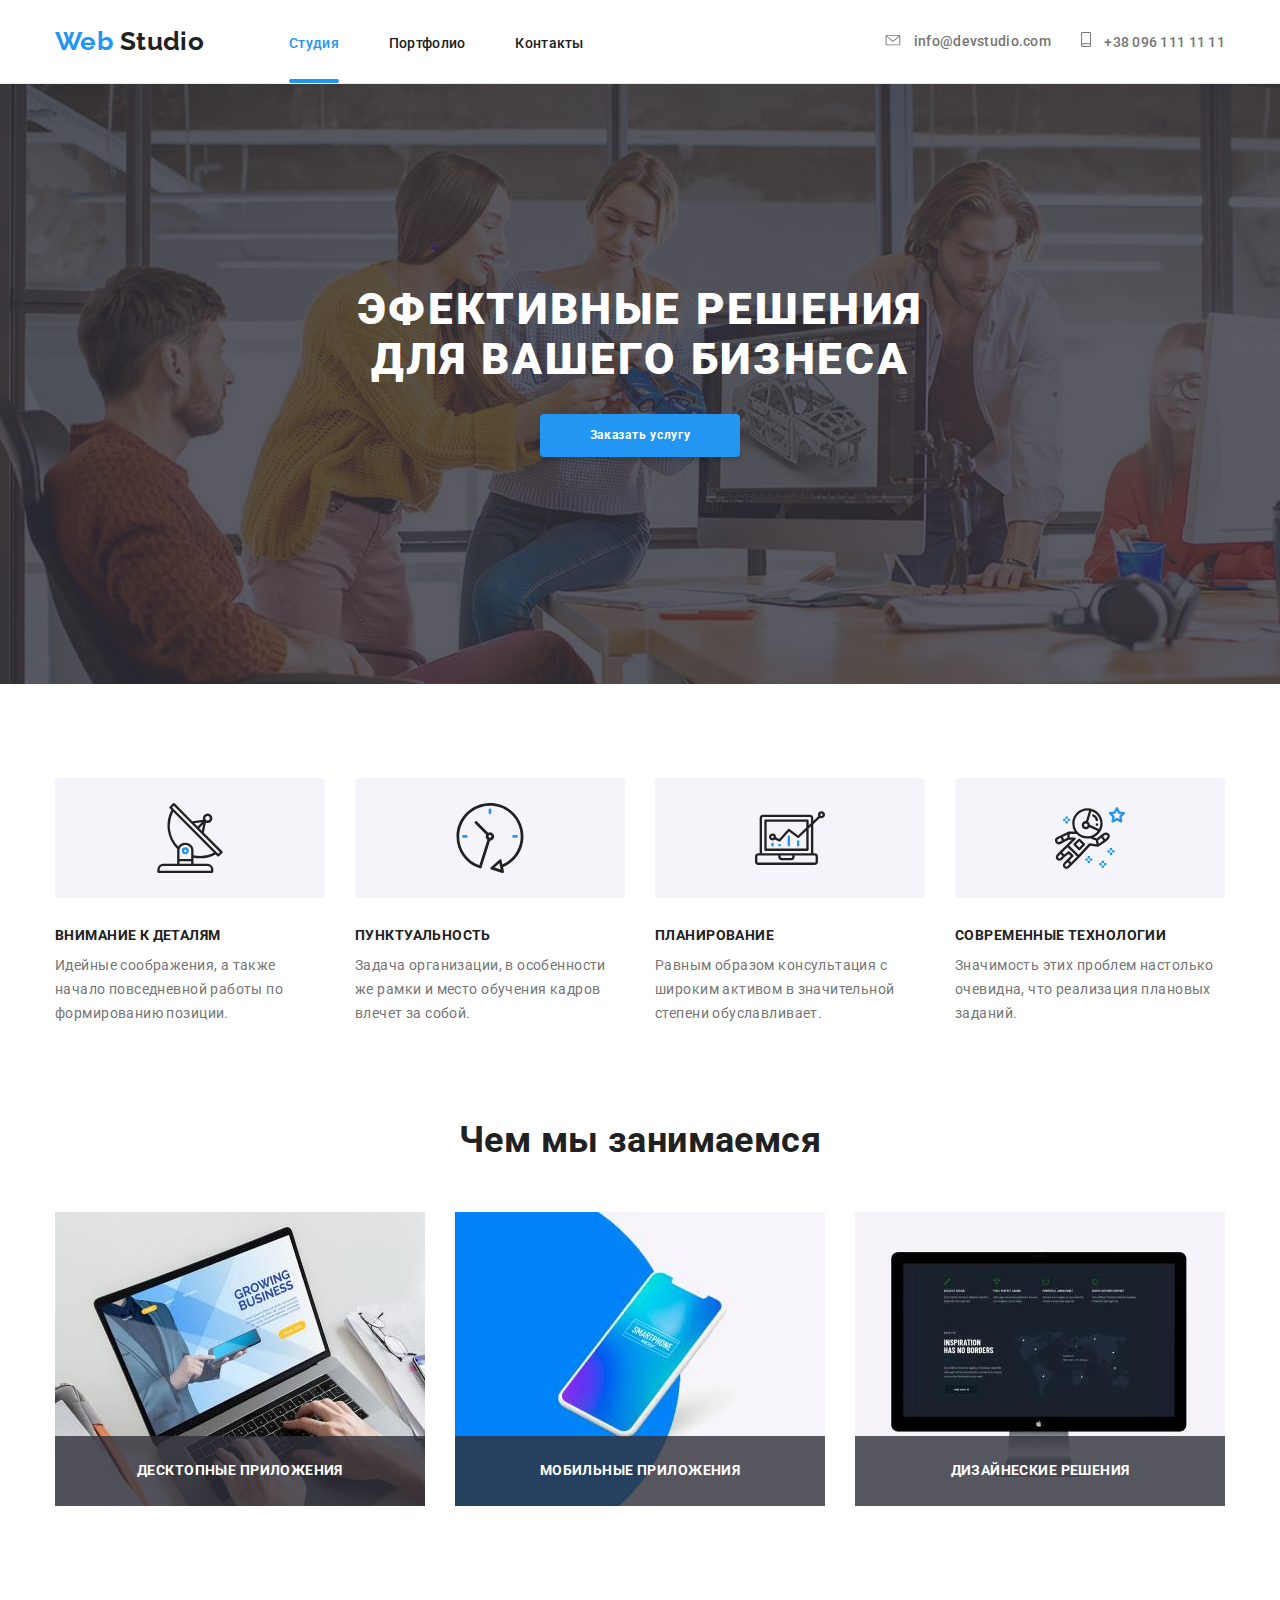
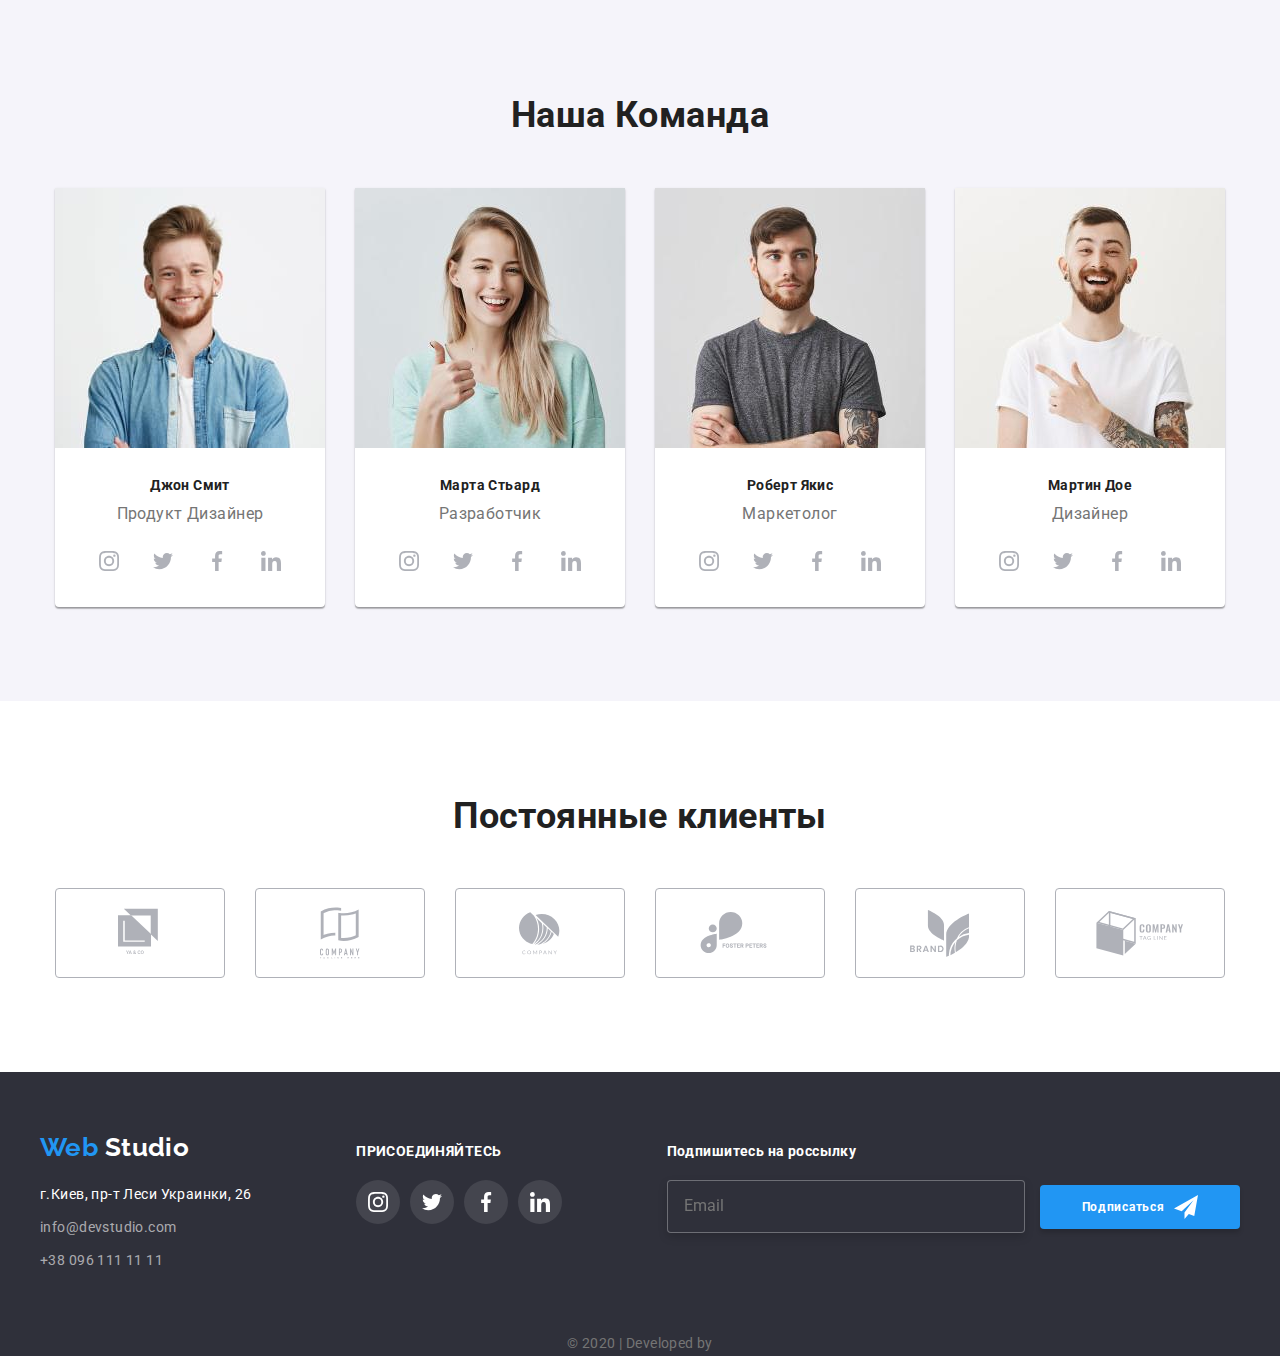
<file: index.html>
<!DOCTYPE html>
<html lang="ru">
  <head>
    <meta charset="UTF-8" />
    <meta name="viewport" content="width=device-width, initial-scale=1.0" />
    <title>Web Studio</title>
    <link
      href="https://fonts.googleapis.com/css2?family=Raleway:wght@700&family=Roboto:wght@400;700&display=swap"
      rel="stylesheet"
    />
    <link
      rel="stylesheet"
      href="https://cdnjs.cloudflare.com/ajax/libs/modern-normalize/0.6.0/modern-normalize.min.css"
    />
    <!-- <link rel="stylesheet" href="./examples-works/examples-css/styles.css" /> -->
    <link rel="stylesheet" href="./css/main.min.css" />
  </head>

  <body>
    <!--Шапка-->
    <header class="page-header">
      <div class="container main-container">
        <nav class="nav">
          <!--Возврат на главную страницу при нажатии на логотип-->
          <a href="./index.html" class="logo">
            Web <span class="logo-accent">Studio</span>
          </a>
          <button
            type="button"
            class="menu-button is-open"
            aria-controls="menu-container"
            data-menu-button
          >
            <svg
              width="40"
              height="40"
              aria-label="Переключатель мобильного меню"
            >
              <use class="icon-menu" href="./images/sprite.svg#menu"></use>
              <use class="icon-close" href="./images/sprite.svg#close"></use>
            </svg>
          </button>
          <!-- id="menu-container" связывает кнопку с меню с помощью aria-controls="menu-container" для доступности (читалки и т.д.)
        можно сделать и без них -->
          <div class="menu-container is-hidden" id="menu-container" data-menu>
            <ul class="site-nav">
              <li class="site-nav-item">
                <a href="" class="nav-link current"> Студия </a>
              </li>
              <li class="site-nav-item">
                <a href="./portfolio.html" class="nav-link"> Портфолио </a>
              </li>
              <li class="site-nav-item">
                <a href="" class="nav-link"> Контакты </a>
              </li>
            </ul>
            <!-- Auth -->
            <ul class="auth-list">
              <li class="auth-item">
                <a class="header-contact" href="mailto:info@devstudio.com">
                  <svg class="contact-icon" width="16" height="11">
                    <use href="./images/sprite.svg#mail"></use>
                  </svg>
                  info@devstudio.com
                </a>
              </li>
              <li class="auth-item">
                <a class="header-contact" href="tel:+380961111111">
                  <svg class="contact-icon" width="10" height="15">
                    <use href="./images/sprite.svg#tel"></use>
                  </svg>
                  +38 096 111 11 11</a
                >
              </li>
            </ul>
          </div>
        </nav>
      </div>
    </header>
    <main>
      <!--Под шапкой-->
      <!-- Герой -->
      <section class="hero">
        <h2 class="hero-title">ЭФЕКТИВНЫЕ РЕШЕНИЯ <br />ДЛЯ ВАШЕГО БИЗНЕСА</h2>

        <button class="primary-button" data-modal-open>Заказать услугу</button>
        <!-- Backdrop -->
        <div class="backdrop is-hidden" data-modal>
          <!-- Modal -->
          <div class="modal">
            <!-- Форма -->
            <form class="form">
              <h2 class="form-title">
                Оставьте свои данные, мы вам перезвоним
              </h2>
              <button class="btn-close" data-modal-close>
                <svg width="11" height="11">
                  <use href="./images/sprite.svg#form-close"></use>
                </svg>
              </button>

              <div class="form-group">
                <input
                  class="form-field"
                  type="text"
                  name="user-name"
                  id="name"
                  placeholder=" "
                  autofocus
                />
                <label class="form-label" for="name">Имя</label>
                <svg class="form-icon" width="20" height="20">
                  <use href="./images/sprite.svg#form-name"></use>
                </svg>
              </div>

              <div class="form-group">
                <input
                  class="form-field"
                  type="tel"
                  name="tel"
                  id="tel"
                  placeholder=" "
                />
                <label for="tel" class="form-label">Телефон</label>
                <svg class="form-icon" width="20" height="20">
                  <use href="./images/sprite.svg#form-tel"></use>
                </svg>
              </div>

              <div class="form-group">
                <input
                  class="form-field"
                  type="email"
                  name="email"
                  id="email"
                  placeholder=" "
                />
                <label for="email" class="form-label">Почта</label>
                <svg class="form-icon" width="20" height="20">
                  <use href="./images/sprite.svg#form-mail"></use>
                </svg>
              </div>

              <div class="form-textarea">
                <textarea
                  class="form-comment"
                  name="form-comment"
                  id="form-comment"
                  rows="5"
                  placeholder="Комментарий"
                ></textarea>
              </div>
              <label class="form-confidentia">
                <input
                  class="form-checkbox visually-hidden"
                  type="checkbox"
                  name="confidentia"
                  value="confidentia"
                />
                <span class="form-chekbox-icon"></span>
                <span class="agreement-text">
                  Соглашаюсь с рассылкой и принимаю
                  <a class="agreement-link" href="">Условия договора</a>
                </span>
              </label>

              <button type="submit" class="button primary-button">
                Отправить
              </button>
            </form>
          </div>
        </div>
      </section>

      <!--Почему стоит выбрать нас-->
      <!-- features -->
      <section class="section">
        <div class="container">
          <h2 class="visually-hidden">Почему стоит выбрать нас</h2>
          <ul class="features-list">
            <li class="features-item">
              <div class="features-icon">
                <svg width="70" height="70">
                  <use class="icon" href="./images/sprite.svg#locator"></use>
                </svg>
              </div>

              <h3 class="section-subtitle">ВНИМАНИЕ К ДЕТАЛЯМ</h3>

              <p class="features-paragraph">
                Идейные соображения, а также начало повседневной работы по
                формированию позиции.
              </p>
            </li>
            <li class="features-item icon-clock">
              <div class="features-icon">
                <svg class="icon" width="70" height="70">
                  <use href="./images/sprite.svg#clock"></use>
                </svg>
              </div>
              <h3 class="section-subtitle">ПУНКТУАЛЬНОСТЬ</h3>

              <p class="features-paragraph">
                Задача организации, в особенности же рамки и место обучения
                кадров влечет за собой.
              </p>
            </li>
            <li class="features-item icon-diagram">
              <div class="features-icon">
                <svg class="icon" width="70" height="70">
                  <use href="./images/sprite.svg#diagram"></use>
                </svg>
              </div>
              <h3 class="section-subtitle">ПЛАНИРОВАНИЕ</h3>

              <p class="features-paragraph">
                Равным образом консультация с широким активом в значительной
                степени обуславливает.
              </p>
            </li>
            <li class="features-item icon-astronaut">
              <div class="features-icon">
                <svg class="icon" width="70" height="70">
                  <use href="./images/sprite.svg#astronaut"></use>
                </svg>
              </div>
              <h3 class="section-subtitle">СОВРЕМЕННЫЕ ТЕХНОЛОГИИ</h3>

              <p class="features-paragraph">
                Значимость этих проблем настолько очевидна, что реализация
                плановых заданий.
              </p>
            </li>
          </ul>
        </div>
      </section>

      <!--Чем мы занимаемся-->
      <section class="employment">
        <div class="container">
          <h2 class="section-title">Чем мы занимаемся</h2>
          <ul class="employment-list">
            <li class="employment-item">
              <div class="employment-overley">
                <img
                  class="link"
                  srcset="
                    ./images/features/pc/pc.jpg    1x,
                    ./images/features/pc/pc@2x.jpg 2x,
                    ./images/features/pc/pc@3x.jpg 3x
                  "
                  src="./images/features/pc/pc.jpg"
                  width="370"
                  alt="ПК"
                />
                <div class="employment-action">
                  <h3 class="employment-subtitle">ДЕСКТОПНЫЕ ПРИЛОЖЕНИЯ</h3>
                </div>
              </div>
            </li>
            <li class="employment-item">
              <div class="employment-overley">
                <img
                  class="link"
                  srcset="
                    ./images/features/mobile/mobile.jpg    1x,
                    ./images/features/mobile/mobile@2x.jpg 2x,
                    ./images/features/mobile/mobile@3x.jpg 3x
                  "
                  src="./images/features/mobile/mobile.jpg"
                  width="370"
                  alt="Мобильные Приложения"
                />
                <div class="employment-action">
                  <h3 class="employment-subtitle">МОБИЛЬНЫЕ ПРИЛОЖЕНИЯ</h3>
                </div>
              </div>
            </li>
            <li class="employment-item">
              <div class="employment-overley">
                <img
                  class="link"
                  srcset="
                    ./images/features/design/design.jpg    1x,
                    ./images/features/design/design@2x.jpg 2x,
                    ./images/features/design/design@3x.jpg 3x
                  "
                  src="./images/features/design/design.jpg"
                  width="370"
                  alt="Дизайн"
                />
                <div class="employment-action">
                  <h3 class="employment-subtitle">ДИЗАЙНЕСКИЕ РЕШЕНИЯ</h3>
                </div>
              </div>
            </li>
          </ul>
        </div>
      </section>
      <!--Команда-->
      <section class="section team-section">
        <div class="container">
          <h2 class="section-title">Наша Команда</h2>
          <ul class="ourteam-list">
            <li class="ourteam-item">
              <img
                class="card-img img-item"
                srcset="
                  ./images/team/designer/designer.jpg     320w,
                  ./images/team/designer/designer@2x.jpg  768w,
                  ./images/team/designer/designer@3x.jpg 1200w
                "
                sizes="(min-width: 1200px) 25vw, (min-width: 768px) 50vw, 100vw"
                src="./images/team/designer/designer.jpg"
                alt="Продукт Дизайнер"
              />
              <h4 class="name-title">Джон Смит</h4>
              <p class="job-position">Продукт Дизайнер</p>
              <ul class="social-list">
                <li class="social-item">
                  <a
                    class="social-link"
                    href="https://www.instagram.com/"
                    aria-label="Сыылка на Instagram"
                  >
                    <!-- пока не нужен class "social-icon" -->
                    <svg class="social-icon" width="20" height="20">
                      <use href="./images/sprite.svg#instagram"></use>
                    </svg>
                  </a>
                </li>
                <li class="social-item">
                  <a
                    class="social-link"
                    href="https://twitter.com/"
                    aria-label="Ссылка на Twitter"
                  >
                    <svg class="social-icon" width="20" height="20">
                      <use href="./images/sprite.svg#twitter"></use>
                    </svg>
                  </a>
                </li>
                <li class="social-item">
                  <a
                    class="social-link"
                    href="https://www.facebook.com/"
                    aria-label="Ссылка на Facebook"
                  >
                    <svg class="social-icon" width="20" height="20">
                      <use href="./images/sprite.svg#facebook"></use>
                    </svg>
                  </a>
                </li>
                <li class="social-item">
                  <a
                    class="social-link"
                    href="https://www.linkedin.com/"
                    aria-label="Ссылка на LinkedIn"
                  >
                    <svg class="social-icon" width="20" height="20">
                      <use href="./images/sprite.svg#linkedin"></use>
                    </svg>
                  </a>
                </li>
              </ul>

              <!-- </div> -->
            </li>
            <li class="ourteam-item">
              <img
                class="card-img img-item"
                srcset="
                  ./images/team/developer/developer.jpg     320w,
                  ./images/team/developer/developer@2x.jpg  768w,
                  ./images/team/developer/developer@3x.jpg 1200w
                "
                sizes="(min-width: 1200px) 25vw, (min-width: 768px) 50vw, 100vw"
                src="./images/developer/developer.jpeg"
                alt="Разработчик"
              />
              <h4 class="name-title">Марта Стьард</h4>
              <p class="job-position">Разработчик</p>
              <ul class="social-list">
                <li class="social-item">
                  <a
                    class="social-link"
                    href="https://www.instagram.com/"
                    aria-label="Сыылка на Instagram"
                  >
                    <svg class="social-icon" width="20" height="20">
                      <use href="./images/sprite.svg#instagram"></use>
                    </svg>
                  </a>
                </li>
                <li class="social-item">
                  <a
                    class="social-link"
                    href="https://twitter.com/"
                    aria-label="Ссылка на Twitter"
                  >
                    <svg class="social-icon" width="20" height="20">
                      <use href="./images/sprite.svg#twitter"></use>
                    </svg>
                  </a>
                </li>
                <li class="social-item">
                  <a
                    class="social-link"
                    href="https://www.facebook.com/"
                    aria-label="Ссылка на Facebook"
                  >
                    <svg class="social-icon" width="20" height="20">
                      <use href="./images/sprite.svg#facebook"></use>
                    </svg>
                  </a>
                </li>
                <li class="social-item">
                  <a
                    class="social-link"
                    href="https://www.linkedin.com/"
                    aria-label="Ссылка на LinkedIn"
                  >
                    <svg class="social-icon" width="20" height="20">
                      <use href="./images/sprite.svg#linkedin"></use>
                    </svg>
                  </a>
                </li>
              </ul>
            </li>

            <li class="ourteam-item">
              <img
                class="card-img img-item"
                srcset="
                  ./images/team/marketing/marketing.jpg     320w,
                  ./images/team/marketing/marketing@2x.jpg  768w,
                  ./images/team/marketing/marketing@3x.jpg 1200w
                "
                sizes="(min-width: 1200px) 25vw, (min-width: 768px) 50vw, 100vw"
                src="./images/marketing/marketing.jpeg"
                alt="Маркетолог"
              />
              <h4 class="name-title">Роберт Якис</h4>
              <p class="job-position">Маркетолог</p>
              <ul class="social-list">
                <li class="social-item">
                  <a
                    class="social-link"
                    href="https://www.instagram.com/"
                    aria-label="Сыылка на Instagram"
                  >
                    <svg class="social-icon" width="20" height="20">
                      <use href="./images/sprite.svg#instagram"></use>
                    </svg>
                  </a>
                </li>
                <li class="social-item">
                  <a
                    class="social-link"
                    href="https://twitter.com/"
                    aria-label="Ссылка на Twitter"
                  >
                    <svg class="social-icon" width="20" height="20">
                      <use href="./images/sprite.svg#twitter"></use>
                    </svg>
                  </a>
                </li>
                <li class="social-item">
                  <a
                    class="social-link"
                    href="https://www.facebook.com/"
                    aria-label="Ссылка на Facebook"
                  >
                    <svg class="social-icon" width="20" height="20">
                      <use href="./images/sprite.svg#facebook"></use>
                    </svg>
                  </a>
                </li>
                <li class="social-item">
                  <a
                    class="social-link"
                    href="https://www.linkedin.com/"
                    aria-label="Ссылка на LinkedIn"
                  >
                    <svg class="social-icon" width="20" height="20">
                      <use href="./images/sprite.svg#linkedin"></use>
                    </svg>
                  </a>
                </li>
              </ul>
              <!--Вот как нужно сделать!!!!!!!-->
            </li>

            <li class="ourteam-item">
              <img
                class="card-img img-item"
                srcset="
                  ./images/team/UIdesigner/UIdesigner.jpg     320w,
                  ./images/team/UIdesigner/UIdesigner@2x.jpg  768w,
                  ./images/team/UIdesigner/UIdesigner@3x.jpg 1200w
                "
                sizes="(min-width: 1200px) 25vw, (min-width: 768px) 50vw, 100vw"
                src="./images/UIdesigner/UIdesigner.jpeg"
                alt="Дизайнер"
              />
              <h4 class="name-title">Мартин Дое</h4>
              <p class="job-position">Дизайнер</p>
              <ul class="social-list">
                <li class="social-item">
                  <a
                    class="social-link"
                    href="https://www.instagram.com/"
                    aria-label="Сыылка на Instagram"
                  >
                    <svg class="social-icon" width="20" height="20">
                      <use href="./images/sprite.svg#instagram"></use>
                    </svg>
                  </a>
                </li>
                <li class="social-item">
                  <a
                    class="social-link"
                    href="https://twitter.com/"
                    aria-label="Ссылка на Twitter"
                  >
                    <svg class="social-icon" width="20" height="20">
                      <use href="./images/sprite.svg#twitter"></use>
                    </svg>
                  </a>
                </li>
                <li class="social-item">
                  <a
                    class="social-link"
                    href="https://www.facebook.com/"
                    aria-label="Ссылка на Facebook"
                  >
                    <svg class="social-icon" width="20" height="20">
                      <use href="./images/sprite.svg#facebook"></use>
                    </svg>
                  </a>
                </li>
                <li class="social-item">
                  <a
                    class="social-link"
                    href="https://www.linkedin.com/"
                    aria-label="Ссылка на LinkedIn"
                  >
                    <svg class="social-icon" width="20" height="20">
                      <use href="./images/sprite.svg#linkedin"></use>
                    </svg>
                  </a>
                </li>
              </ul>
            </li>
          </ul>
        </div>
      </section>
      <!--Партнеры-->
      <section class="section">
        <div class="container">
          <h2 class="section-title">Постоянные клиенты</h2>
          <ul class="partners-list">
            <li class="partners-item">
              <a href="">
                <div class="partners">
                  <svg class="partners-icon" width="44" height="50">
                    <use href="./images/sprite.svg#logo1"></use>
                  </svg>
                </div>
              </a>
            </li>
            <li class="partners-item">
              <a href="">
                <div class="partners">
                  <svg class="partners-icon" width="40" height="52">
                    <use href="./images/sprite.svg#logo2"></use>
                  </svg>
                </div>
              </a>
            </li>
            <li class="partners-item">
              <a href="">
                <div class="partners">
                  <svg class="partners-icon" width="41" height="43">
                    <use href="./images/sprite.svg#logo3"></use>
                  </svg>
                </div>
              </a>
            </li>
            <li class="partners-item">
              <a href="">
                <div class="partners">
                  <svg class="partners-icon" width="80" height="42">
                    <use href="./images/sprite.svg#logo4"></use>
                  </svg>
                </div>
              </a>
            </li>
            <li class="partners-item">
              <a href="">
                <div class="partners">
                  <svg class="partners-icon" width="59" height="47">
                    <use href="./images/sprite.svg#logo5"></use>
                  </svg>
                </div>
              </a>
            </li>
            <li class="partners-item">
              <a href="">
                <div class="partners">
                  <svg class="partners-icon" width="88" height="45">
                    <use href="./images/sprite.svg#logo6"></use>
                  </svg>
                </div>
              </a>
            </li>
          </ul>
        </div>
      </section>
    </main>
    <!--Футер-->
    <footer class="footer">
      <!--Как делать адресс-->
      <!-- Logo in Footer -->
      <div class="footer-container container">
        <address class="address">
          <a href="./index.html" class="logo inverse">
            Web <span class="logo-accent">Studio</span></a
          >
          <p class="address-street">г.Киев, пр-т Леси Украинки, 26</p>

          <a class="address-mail" href="mailto:info@devstudio.com"
            >info@devstudio.com
          </a>

          <a class="address-phone" href="tel:+380961111111"
            >+38 096 111 11 11</a
          >
        </address>
        <!--почему div на видео 2 43:00-->
        <div class="followus">
          <b class="followus-title">ПРИСОЕДИНЯЙТЕСЬ</b>
          <ul class="social-list">
            <li class="social-item">
              <a
                class="followus-link"
                href="https://www.instagram.com/"
                aria-label="Сыылка на Instagram"
              >
                <svg width="20" height="20">
                  <use href="./images/sprite.svg#f-instagram"></use>
                </svg>
              </a>
            </li>
            <li class="social-item">
              <a
                class="followus-link"
                href="https://twitter.com/"
                aria-label="Ссылка на Twitter"
              >
                <svg width="20" height="20">
                  <use href="./images/sprite.svg#f-twitter"></use>
                </svg>
              </a>
            </li>
            <li class="social-item">
              <a
                class="followus-link"
                href="https://www.facebook.com/"
                aria-label="Ссылка на Facebook"
              >
                <svg width="20" height="20">
                  <use href="./images/sprite.svg#f-facebook"></use>
                </svg>
              </a>
            </li>
            <li class="social-item">
              <a
                class="followus-link"
                href="https://www.linkedin.com/"
                aria-label="Ссылка на LinkedIn"
              >
                <svg width="20" height="20">
                  <use href="./images/sprite.svg#f-linkedin"></use>
                </svg>
              </a>
            </li>
          </ul>
        </div>

        <form class="footer-form">
          <div class="footer-form-group">
            <label class="followus-title" for="femail"
              >Подпишитесь на россылку</label
            >
            <input
              class="footer-form-field"
              type="email"
              name="email"
              id="femail"
              placeholder="Email"
            />
            <button class="button primary-button" type="submit">
              Подписаться
              <svg class="icon-send" width="24" height="24">
                <use href="./images/sprite.svg#iconsend"></use>
              </svg>
            </button>
          </div>
        </form>
      </div>
      <p class="footer-devolped">&copy; 2020 | Developed by</p>
    </footer>
    <script src="./js/modal.js"></script>
    <script src="./js/menu.js"></script>
  </body>
</html>
</file>
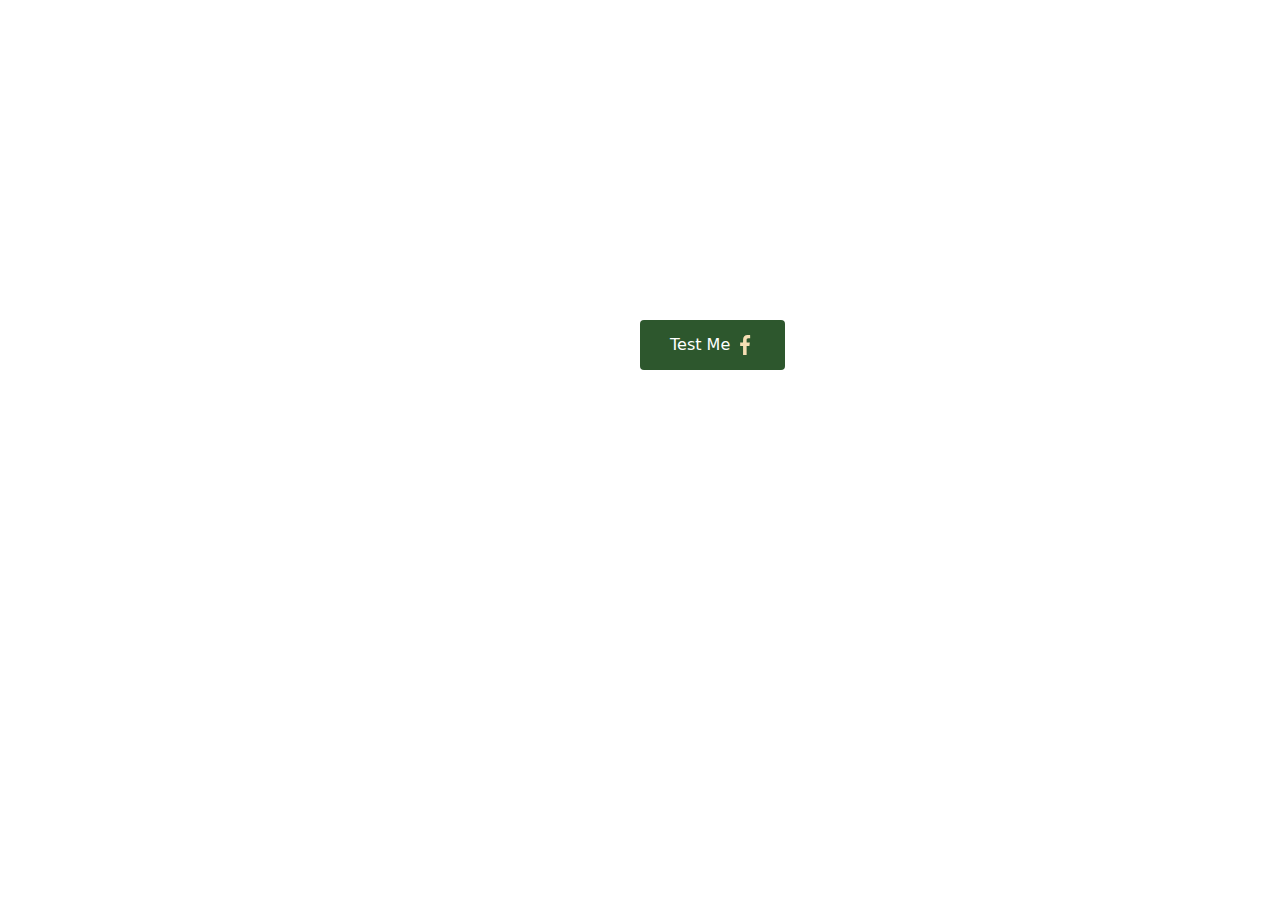
<file: btn.html>
<!DOCTYPE html>
<html lang="en">
  <head>
    <meta charset="UTF-8" />
    <meta name="viewport" content="width=device-width, initial-scale=1.0" />
    <title>Button</title>
    <link
      rel="stylesheet"
      href="https://cdnjs.cloudflare.com/ajax/libs/modern-normalize/0.6.0/modern-normalize.min.css"
    />
    <link rel="stylesheet" href="./css/btn.css" />
  </head>
  <body>
    <button class="btn">
      Test Me
      <svg class="social-icon1" width="20" height="20">
        <use href="./images/sprite.svg#facebook"></use>
      </svg>
      <svg class="social-icon2" width="20" height="20">
        <use href="./images/sprite.svg#twitter"></use>
      </svg>
    </button>
  </body>
</html>
</file>
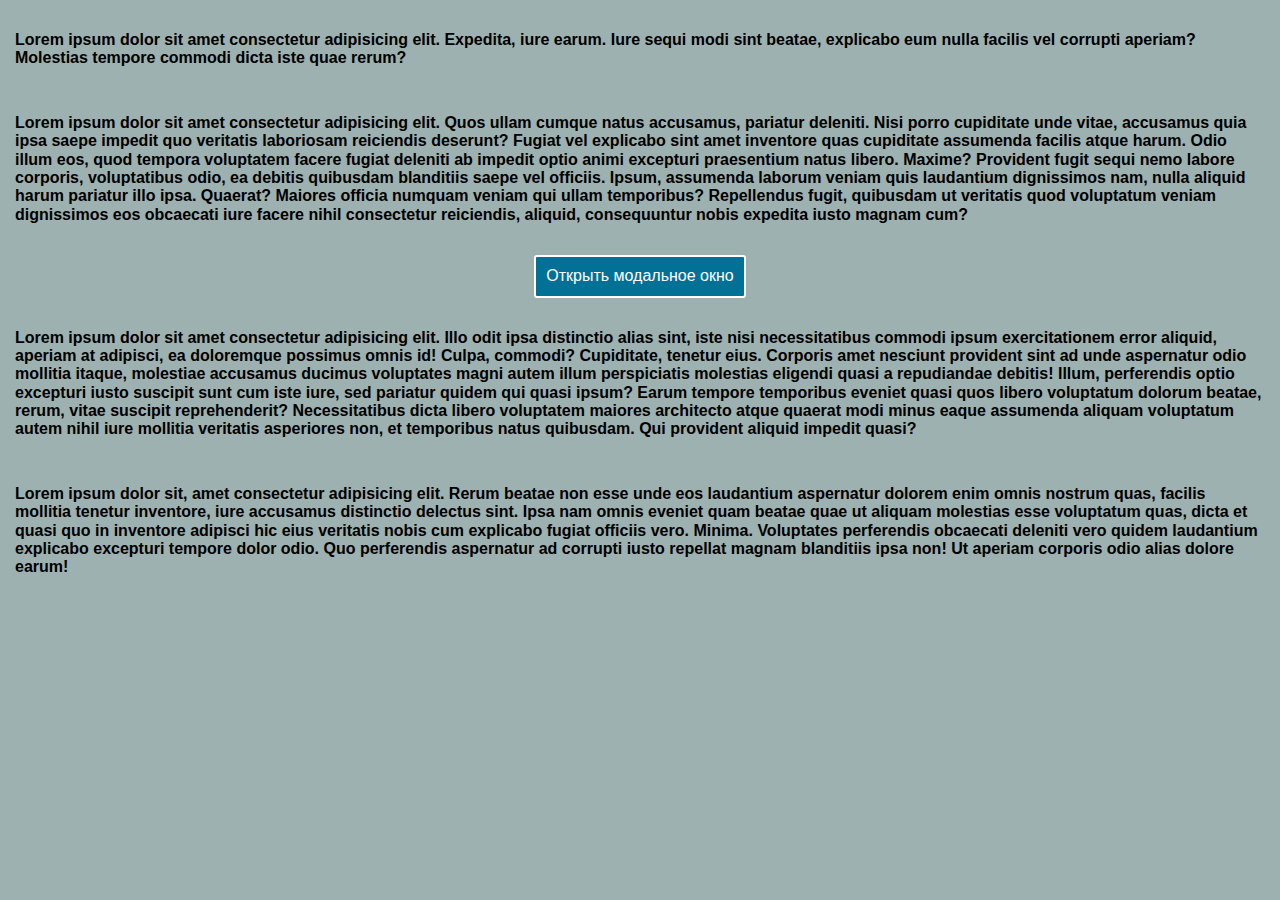
<file: modal.html>
<!DOCTYPE html>
<html lang="en">
<head>
    <meta charset="UTF-8">
    <meta name="viewport" content="width=device-width, initial-scale=1.0">
    <title>Modal</title>
    <link href="https://fonts.googleapis.com/css2?family=Raleway:wght@700&family=Roboto:wght@400;700&display=swap"
        rel="stylesheet" />
    <link rel="stylesheet" href="https://cdnjs.cloudflare.com/ajax/libs/modern-normalize/0.6.0/modern-normalize.min.css" />
    <link rel="stylesheet" href="./modal.css" />
</head>
<body>
    <p>Lorem ipsum dolor sit amet consectetur adipisicing elit. Expedita, iure earum. Iure sequi modi sint beatae, explicabo
    eum nulla facilis vel corrupti aperiam? Molestias tempore commodi dicta iste quae rerum?</p>
    <p>Lorem ipsum dolor sit amet consectetur adipisicing elit. Quos ullam cumque natus accusamus, pariatur deleniti. Nisi porro cupiditate unde vitae, accusamus quia ipsa saepe impedit quo veritatis laboriosam reiciendis deserunt?
    Fugiat vel explicabo sint amet inventore quas cupiditate assumenda facilis atque harum. Odio illum eos, quod tempora voluptatem facere fugiat deleniti ab impedit optio animi excepturi praesentium natus libero. Maxime?
    Provident fugit sequi nemo labore corporis, voluptatibus odio, ea debitis quibusdam blanditiis saepe vel officiis. Ipsum, assumenda laborum veniam quis laudantium dignissimos nam, nulla aliquid harum pariatur illo ipsa. Quaerat?
    Maiores officia numquam veniam qui ullam temporibus? Repellendus fugit, quibusdam ut veritatis quod voluptatum veniam dignissimos eos obcaecati iure facere nihil consectetur reiciendis, aliquid, consequuntur nobis expedita iusto magnam cum?</p>
   
    <button class="btn" data-modal-open>Открыть модальное окно</button>
    
    <p>Lorem ipsum dolor sit amet consectetur adipisicing elit. Illo odit ipsa distinctio alias sint, iste nisi necessitatibus commodi ipsum exercitationem error aliquid, aperiam at adipisci, ea doloremque possimus omnis id!
    Culpa, commodi? Cupiditate, tenetur eius. Corporis amet nesciunt provident sint ad unde aspernatur odio mollitia itaque, molestiae accusamus ducimus voluptates magni autem illum perspiciatis molestias eligendi quasi a repudiandae debitis!
    Illum, perferendis optio excepturi iusto suscipit sunt cum iste iure, sed pariatur quidem qui quasi ipsum? Earum tempore temporibus eveniet quasi quos libero voluptatum dolorum beatae, rerum, vitae suscipit reprehenderit?
    Necessitatibus dicta libero voluptatem maiores architecto atque quaerat modi minus eaque assumenda aliquam voluptatum autem nihil iure mollitia veritatis asperiores non, et temporibus natus quibusdam. Qui provident aliquid impedit quasi?</p>
    <p>Lorem ipsum dolor sit, amet consectetur adipisicing elit. Rerum beatae non esse unde eos laudantium aspernatur dolorem enim omnis nostrum quas, facilis mollitia tenetur inventore, iure accusamus distinctio delectus sint.
    Ipsa nam omnis eveniet quam beatae quae ut aliquam molestias esse voluptatum quas, dicta et quasi quo in inventore adipisci hic eius veritatis nobis cum explicabo fugiat officiis vero. Minima.
    Voluptates perferendis obcaecati deleniti vero quidem laudantium explicabo excepturi tempore dolor odio. Quo perferendis aspernatur ad corrupti iusto repellat magnam blanditiis ipsa non! Ut aperiam corporis odio alias dolore earum!</p>
    
    
    <div class="backdrop is-hidden" data-modal>
        <div class="modal">
            <p>
                Lorem ipsum dolor sit amet, consectetur adipisicing elit. Dolores delectus repudiandae voluptatem fugit
                exercitationem! Ratione fugit quasi recusandae perspiciatis. Debitis distinctio nam commodi officiis saepe
                corporis illum, aut quidem iusto?
                Saepe laudantium est pariatur, aut veritatis voluptatem distinctio quis excepturi quae labore, recusandae
                voluptates architecto sit omnis eius. Repellat, dolorum laudantium magni accusantium voluptatem cupiditate
                eveniet culpa dignissimos quasi ab.
                Placeat aut veritatis eos voluptas iste harum suscipit alias accusamus cum laboriosam aliquid minus, facilis
                ratione, officiis expedita excepturi eaque ab praesentium tempora! Magni sequi molestiae a quas eligendi
                expedita.
                Commodi, aut porro dignissimos sit provident doloremque, labore debitis velit distinctio nemo iure earum?
                Minima pariatur, rem iure neque hic nam? Architecto vitae aperiam illum temporibus, tenetur mollitia
                consequuntur inventore.
               
             voluptatibus, tempore culpa? Quae sapiente id quam autem.
            </p>
            <button class="btn-close" data-modal-close>Закрыть</button>
        </div>
    </div>
    </section>
    <script src="./example-modal.js"></script>
</body>
</html>
</file>
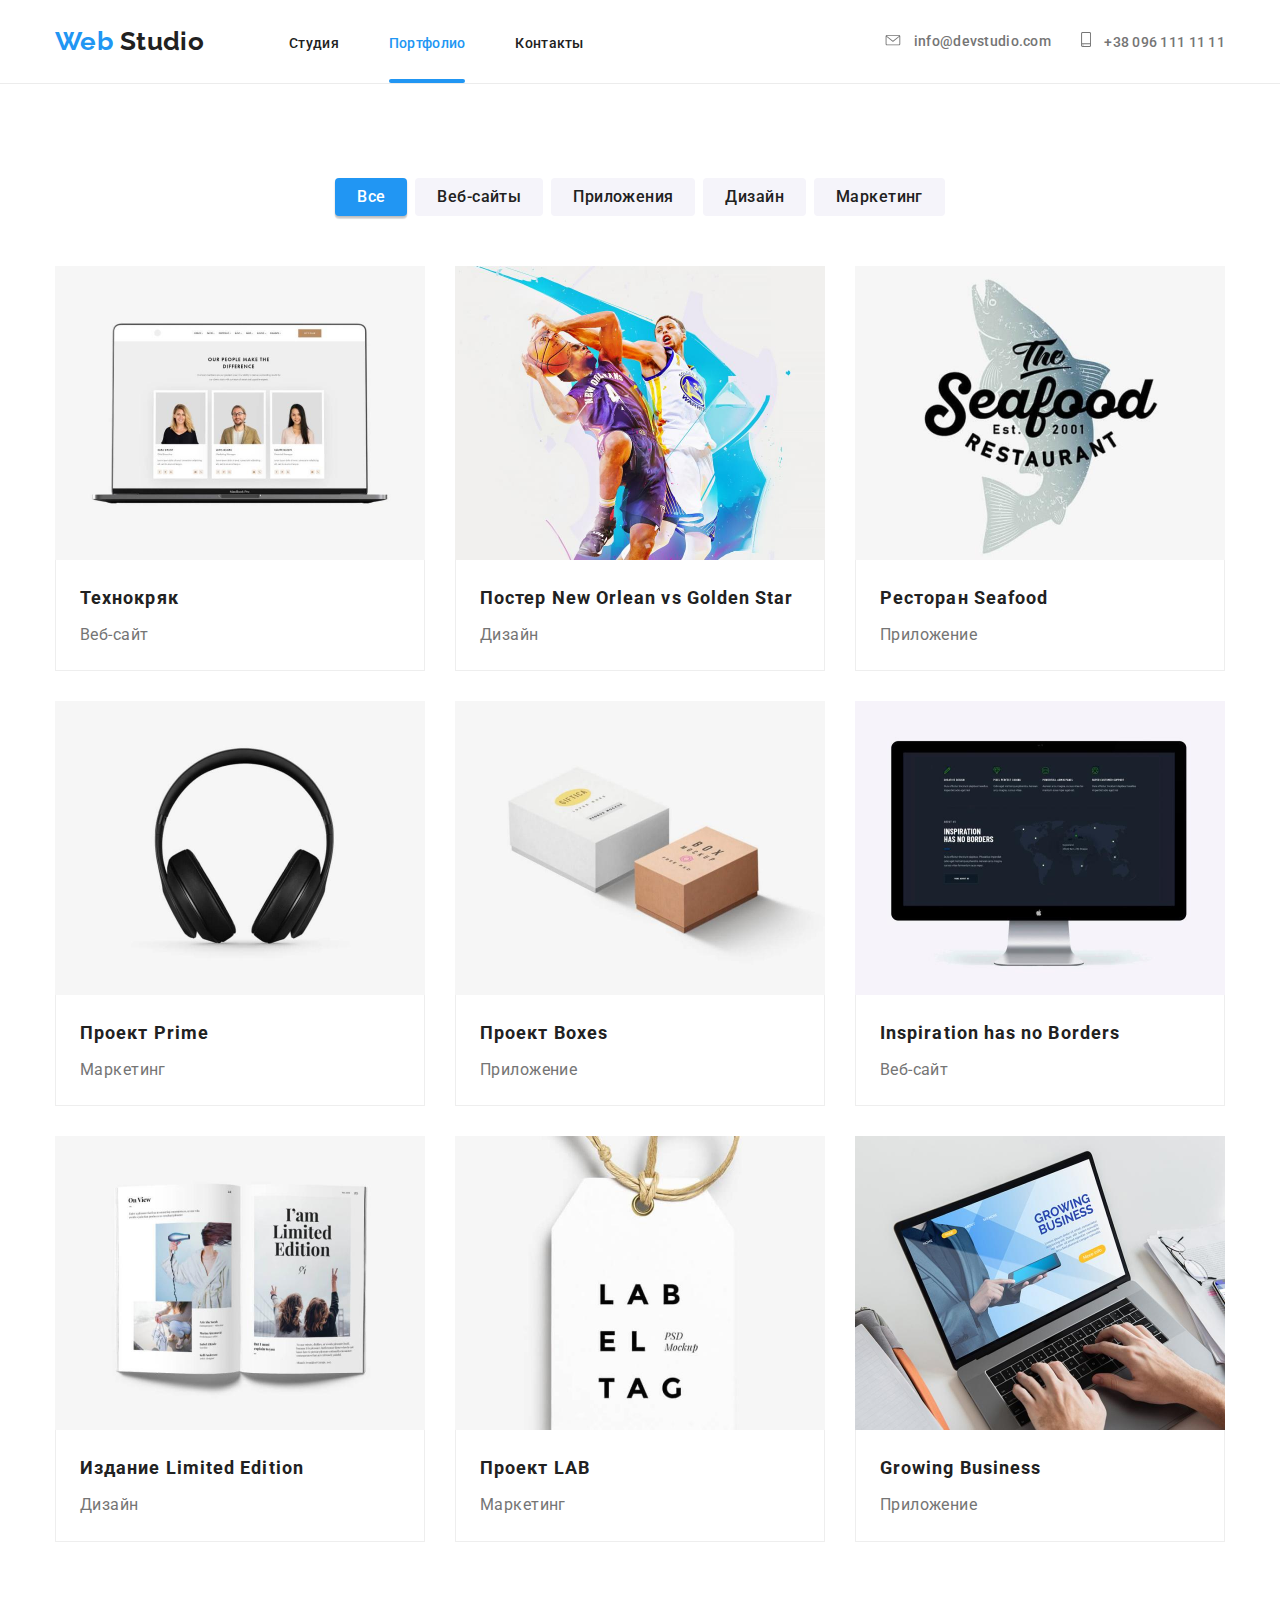
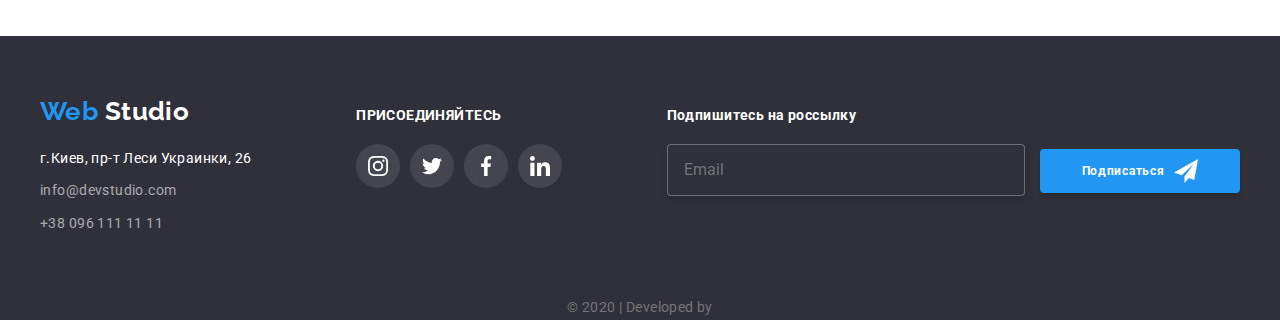
<file: portfolio.html>
<!DOCTYPE html>
<html lang="ru">
  <head>
    <meta charset="UTF-8" />
    <meta name="viewport" content="width=device-width, initial-scale=1.0" />
    <title>Web Studio</title>

    <link
      href="https://fonts.googleapis.com/css2?family=Raleway:wght@700&family=Roboto:wght@400;700&display=swap"
      rel="stylesheet"
    />

    <link
      rel="stylesheet"
      href="https://cdnjs.cloudflare.com/ajax/libs/modern-normalize/0.6.0/modern-normalize.min.css"
    />
    <!-- <link rel="stylesheet" href="./css/styles.css" /> -->
    <link rel="stylesheet" href="./css/portfolio.min.css" />
  </head>

  <body>
    <!--Шапка-->
    <header class="page-header">
      <div class="container main-container">
        <nav class="nav">
          <!--Возврат на главную страницу при нажатии на логотип-->
          <a href="./index.html" class="logo">
            Web <span class="logo-accent">Studio</span>
          </a>
          <button
            type="button"
            class="menu-button is-open"
            aria-controls="menu-container"
            data-menu-button
          >
            <svg
              width="40"
              height="40"
              aria-label="Переключатель мобильного меню"
            >
              <use class="icon-close" href="./images/sprite.svg#close"></use>
              <use class="icon-menu" href="./images/sprite.svg#menu"></use>
            </svg>
          </button>
          <!-- id="menu-container" связывает кнопку с меню с помощью aria-controls="menu-container" для доступности (читалки и т.д.)
            можно сделать и без них -->
          <div class="menu-container is-hidden" id="menu-container" data-menu>
            <ul class="site-nav list">
              <li class="site-nav-item">
                <a href="./index.html" class="nav-link"> Студия </a>
              </li>
              <li class="site-nav-item">
                <a href="./portfolio.html" class="nav-link current">
                  Портфолио
                </a>
              </li>
              <li class="site-nav-item">
                <a href="" class="nav-link"> Контакты </a>
              </li>
            </ul>
            <!-- Auth -->
            <ul class="auth-list">
              <li class="auth-item">
                <a class="header-contact" href="mailto:info@devstudio.com">
                  <svg class="contact-icon" width="16" height="11">
                    <use href="./images/sprite.svg#mail"></use>
                  </svg>
                  info@devstudio.com</a
                >
              </li>
              <li class="auth-item">
                <a class="header-contact" href="tel:+380961111111">
                  <svg class="contact-icon" width="10" height="15">
                    <use href="./images/sprite.svg#tel"></use>
                  </svg>
                  +38 096 111 11 11</a
                >
              </li>
            </ul>
          </div>
        </nav>
      </div>
    </header>
    <main>
      <!-- Фильтр Filter-->
      <section class="section">
        <div class="container">
          <h1 class="visually-hidden">Фильтр</h1>
          <ul class="filter-list">
            <li class="filter-item">
              <input
                class="filter-radio visually-hidden"
                type="radio"
                name="filter"
                value="all"
                id="filter"
                checked
              />
              <label class="filter-btn" for="filter"> Все</label>
            </li>
            <li class="filter-item">
              <input
                class="filter-radio visually-hidden"
                type="radio"
                name="filter"
                value="web-site"
                id="web-site"
              />
              <label class="filter-btn" for="web-site"> Веб-сайты</label>
            </li>
            <li class="filter-item">
              <input
                class="filter-radio visually-hidden"
                type="radio"
                name="filter"
                value="applications"
                id="applications"
              />
              <label class="filter-btn" for="applications"> Приложения</label>
            </li>
            <li class="filter-item">
              <input
                class="filter-radio visually-hidden"
                type="radio"
                name="filter"
                value="design"
                id="design"
              />
              <label class="filter-btn" for="design"> Дизайн</label>
            </li>
            <li class="filter-item">
              <input
                class="filter-radio visually-hidden"
                type="radio"
                name="filter"
                value=" marketing"
                id="marketing"
              />
              <label class="filter-btn" for="marketing"> Маркетинг</label>
            </li>
          </ul>

          <!-- Проекты Projects -->
          <!-- Как сделать карточки на видео 1:22. Возможно не правильно сделал -->
          <h2 class="visually-hidden">Наши примеры работ</h2>
          <ul class="examples">
            <li class="examples-item">
              <!-- <div class="card"> -->
              <a class="link" href="">
                <div class="examples-thumb">
                  <img
                    class="card-img"
                    srcset="
                      ./images/exsamples/techocrack/techocrack.jpg     320w,
                      ./images/exsamples/techocrack/techocrack@2x.jpg  768w,
                      ./images/exsamples/techocrack/techocrack@3x.jpg 1200w
                    "
                    sizes="(min-width: 1200px) 33vw, (min-width: 768px) 50vw, 100vw"
                    src="./images/exsamples/techocrack/techocrack.jpg"
                    alt="Проект Технокряк"
                  />

                  <!-- <div class="examples-action"> -->
                  <p class="action-subparagraph">
                    Технокряк это современная площадка распространения
                    коронавируса. Компании используют эту платформу для
                    цифрового шпионажа и атак на защищённые сервера конкурентов.
                  </p>
                  <!-- </div> -->
                </div>
                <div class="card-content">
                  <h3 class="examples-name">Технокряк</h3>
                  <p class="examples-paragraph">Веб-сайт</p>
                </div>
              </a>
              <!-- </div> -->
            </li>
            <li class="examples-item">
              <a class="link" href="">
                <div class="examples-thumb">
                  <img
                    class="card-img"
                    srcset="
                      ./images/exsamples/poster/poster.jpg     320w,
                      ./images/exsamples/poster/poster@2x.jpg  768w,
                      ./images/exsamples/poster/poster@3x.jpg 1200w
                    "
                    sizes="(min-width: 1200px) 33vw, (min-width: 768px) 50vw, 100vw"
                    src="./images/exsamples/poster/poster.jpg"
                    alt="Постер"
                  />
                  <p class="action-subparagraph">
                    Технокряк это современная площадка распространения
                    коронавируса. Компании используют эту платформу для
                    цифрового шпионажа и атак на защищённые сервера конкурентов.
                  </p>
                </div>
                <div class="card-content">
                  <h3 class="examples-name">
                    Постер New Orlean vs Golden Star
                  </h3>
                  <p class="examples-paragraph">Дизайн</p>
                </div>
              </a>
            </li>
            <li class="examples-item">
              <a class="link" href="">
                <div class="examples-thumb">
                  <img
                    class="card-img"
                    srcset="
                      ./images/exsamples/seafood/seafood.jpg     320w,
                      ./images/exsamples/seafood/seafood@2x.jpg  768w,
                      ./images/exsamples/seafood/seafood@3x.jpg 1200w
                    "
                    sizes="(min-width: 1200px) 33vw, (min-width: 768px) 50vw, 100vw"
                    src="./images/exsamples/seafood/seafood.jpg"
                    alt="Проект seafood"
                  />
                  <p class="action-subparagraph">
                    Технокряк это современная площадка распространения
                    коронавируса. Компании используют эту платформу для
                    цифрового шпионажа и атак на защищённые сервера конкурентов.
                  </p>
                </div>
                <div class="card-content">
                  <h3 class="examples-name">Ресторан Seafood</h3>
                  <p class="examples-paragraph">Приложение</p>
                </div>
              </a>
            </li>
            <li class="examples-item">
              <a class="link" href="">
                <div class="examples-thumb">
                  <img
                    class="card-img"
                    srcset="
                      ./images/exsamples/prime/prime.jpg     320w,
                      ./images/exsamples/prime/prime@2x.jpg  768w,
                      ./images/exsamples/prime/prime@3x.jpg 1200w
                    "
                    src="./images/exsamples/prime/prime.jpg"
                    sizes="(min-width: 1200px) 33vw, (min-width: 768px) 50vw, 100vw"
                    alt="Проект prime"
                  />
                  <p class="action-subparagraph">
                    Технокряк это современная площадка распространения
                    коронавируса. Компании используют эту платформу для
                    цифрового шпионажа и атак на защищённые сервера конкурентов.
                  </p>
                </div>
                <div class="card-content">
                  <h3 class="examples-name">Проект Prime</h3>
                  <p class="examples-paragraph">Маркетинг</p>
                </div>
              </a>
            </li>
            <li class="examples-item">
              <a class="link" href="">
                <div class="examples-thumb">
                  <img
                    class="card-img"
                    srcset="
                      ./images/exsamples/boxes/boxes.jpg     320w,
                      ./images/exsamples/boxes/boxes@2x.jpg  768w,
                      ./images/exsamples/boxes/boxes@3x.jpg 1200w
                    "
                    sizes="(min-width: 1200px) 33vw, (min-width: 768px) 50vw, 100vw"
                    src="./images/exsamples/boxes/boxes.jpg"
                    alt="Проект boxes"
                  />

                  <p class="action-subparagraph">
                    Технокряк это современная площадка распространения
                    коронавируса. Компании используют эту платформу для
                    цифрового шпионажа и атак на защищённые сервера конкурентов.
                  </p>
                </div>
                <div class="card-content">
                  <h3 class="examples-name">Проект Boxes</h3>
                  <p class="examples-paragraph">Приложение</p>
                </div>
              </a>
            </li>
            <li class="examples-item">
              <a class="link" href="">
                <div class="examples-thumb">
                  <img
                    class="card-img"
                    srcset="
                      ./images/exsamples/inspiration/inspiration.jpg     320w,
                      ./images/exsamples/inspiration/inspiration@2x.jpg  768w,
                      ./images/exsamples/inspiration/inspiration@3x.jpg 1200w
                    "
                    sizes="(min-width: 1200px) 33vw, (min-width: 768px) 50vw, 100vw"
                    src="./images/exsamples/inspiration/inspiration.jpg"
                    alt="Проект inspiration"
                  />
                  <p class="action-subparagraph">
                    Технокряк это современная площадка распространения
                    коронавируса. Компании используют эту платформу для
                    цифрового шпионажа и атак на защищённые сервера конкурентов.
                  </p>
                </div>
                <div class="card-content">
                  <h3 class="examples-name">Inspiration has no Borders</h3>
                  <p class="examples-paragraph">Веб-сайт</p>
                </div>
              </a>
            </li>
            <li class="examples-item">
              <a class="link" href="">
                <div class="examples-thumb">
                  <img
                    class="card-img"
                    srcset="
                      ./images/exsamples/limited/limited.jpg     320w,
                      ./images/exsamples/limited/limited@2x.jpg  768w,
                      ./images/exsamples/limited/limited@3x.jpg 1200w
                    "
                    sizes="(min-width: 1200px) 33vw, (min-width: 768px) 50vw, 100vw"
                    src="./images/exsamples/limited/limited.jpg"
                    alt="Проект limited"
                  />
                  <p class="action-subparagraph">
                    Технокряк это современная площадка распространения
                    коронавируса. Компании используют эту платформу для
                    цифрового шпионажа и атак на защищённые сервера конкурентов.
                  </p>
                </div>
                <div class="card-content">
                  <h3 class="examples-name">Издание Limited Edition</h3>
                  <p class="examples-paragraph">Дизайн</p>
                </div>
              </a>
            </li>
            <li class="examples-item">
              <a class="link" href="">
                <div class="examples-thumb">
                  <img
                    class="card-img"
                    srcset="
                      ./images/exsamples/LAB/LAB.jpg     320w,
                      ./images/exsamples/LAB/LAB@2x.jpg  768w,
                      ./images/exsamples/LAB/LAB@3x.jpg 1200w
                    "
                    sizes="(min-width: 1200px) 33vw, (min-width: 768px) 50vw, 100vw"
                    src="./images/exsamples/LAB/LAB.jpg"
                    alt="Проект LAB"
                  />
                  <p class="action-subparagraph">
                    Технокряк это современная площадка распространения
                    коронавируса. Компании используют эту платформу для
                    цифрового шпионажа и атак на защищённые сервера конкурентов.
                  </p>
                </div>
                <div class="card-content">
                  <h3 class="examples-name">Проект LAB</h3>
                  <p class="examples-paragraph">Маркетинг</p>
                </div>
              </a>
            </li>
            <li class="examples-item">
              <a class="link" href="">
                <div class="examples-thumb">
                  <img
                    class="card-img"
                    srcset="
                      ./images/exsamples/growing/growing.jpg     320w,
                      ./images/exsamples/growing/growing@2x.jpg  768w,
                      ./images/exsamples/growing/growing@3x.jpg 1200w
                    "
                    sizes="(min-width: 1200px) 33vw, (min-width: 768px) 50vw, 100vw"
                    src="./images/exsamples/growing/growing.jpg"
                    alt="Проект growing"
                  />
                  <p class="action-subparagraph">
                    Технокряк это современная площадка распространения
                    коронавируса. Компании используют эту платформу для
                    цифрового шпионажа и атак на защищённые сервера конкурентов.
                  </p>
                </div>
                <div class="card-content">
                  <h3 class="examples-name">Growing Business</h3>
                  <p class="examples-paragraph">Приложение</p>
                </div>
              </a>
            </li>
          </ul>
        </div>
      </section>
    </main>
    <!--Футер-->
    <footer class="footer">
      <!--Как делать адресс-->
      <!-- Logo in Footer -->
      <div class="footer-container container">
        <address class="address">
          <a href="./index.html" class="logo inverse">
            Web <span class="logo-accent">Studio</span></a
          >
          <p class="address-street">г.Киев, пр-т Леси Украинки, 26</p>

          <a class="address-mail" href="mailto:info@devstudio.com"
            >info@devstudio.com
          </a>

          <a class="address-phone" href="tel:+380961111111"
            >+38 096 111 11 11</a
          >
        </address>
        <!--почему div на видео 2 43:00-->
        <div class="followus">
          <b class="followus-title">ПРИСОЕДИНЯЙТЕСЬ</b>
          <ul class="social-list">
            <li class="social-item">
              <a
                class="followus-link"
                href="https://www.instagram.com/"
                aria-label="Сыылка на Instagram"
              >
                <svg width="20" height="20">
                  <use href="./images/sprite.svg#f-instagram"></use>
                </svg>
              </a>
            </li>
            <li class="social-item">
              <a
                class="followus-link"
                href="https://twitter.com/"
                aria-label="Ссылка на Twitter"
              >
                <svg width="20" height="20">
                  <use href="./images/sprite.svg#f-twitter"></use>
                </svg>
              </a>
            </li>
            <li class="social-item">
              <a
                class="followus-link"
                href="http://www.facebook.com"
                aria-label="Ссылка на Facebook"
              >
                <svg width="20" height="20">
                  <use href="./images/sprite.svg#f-facebook"></use>
                </svg>
              </a>
            </li>
            <li class="social-item">
              <a
                class="followus-link"
                href="https://www.linkedin.com/"
                aria-label="Ссылка на LinkedIn"
              >
                <svg width="20" height="20">
                  <use href="./images/sprite.svg#f-linkedin"></use>
                </svg>
              </a>
            </li>
          </ul>
        </div>

        <form class="footer-form">
          <div class="footer-form-group">
            <label class="followus-title" for="femail"
              >Подпишитесь на россылку</label
            >
            <input
              class="footer-form-field"
              type="email"
              name="email"
              id="femail"
              placeholder="Email"
            />
            <button class="button primary-button" type="submit">
              Подписаться
              <svg class="icon-send" width="24" height="24">
                <use href="./images/sprite.svg#iconsend"></use>
              </svg>
            </button>
          </div>
        </form>
      </div>
      <p class="footer-devolped">&copy; 2020 | Developed by</p>
    </footer>
    <script src="./js/menu.js"></script>
  </body>
</html>
</file>
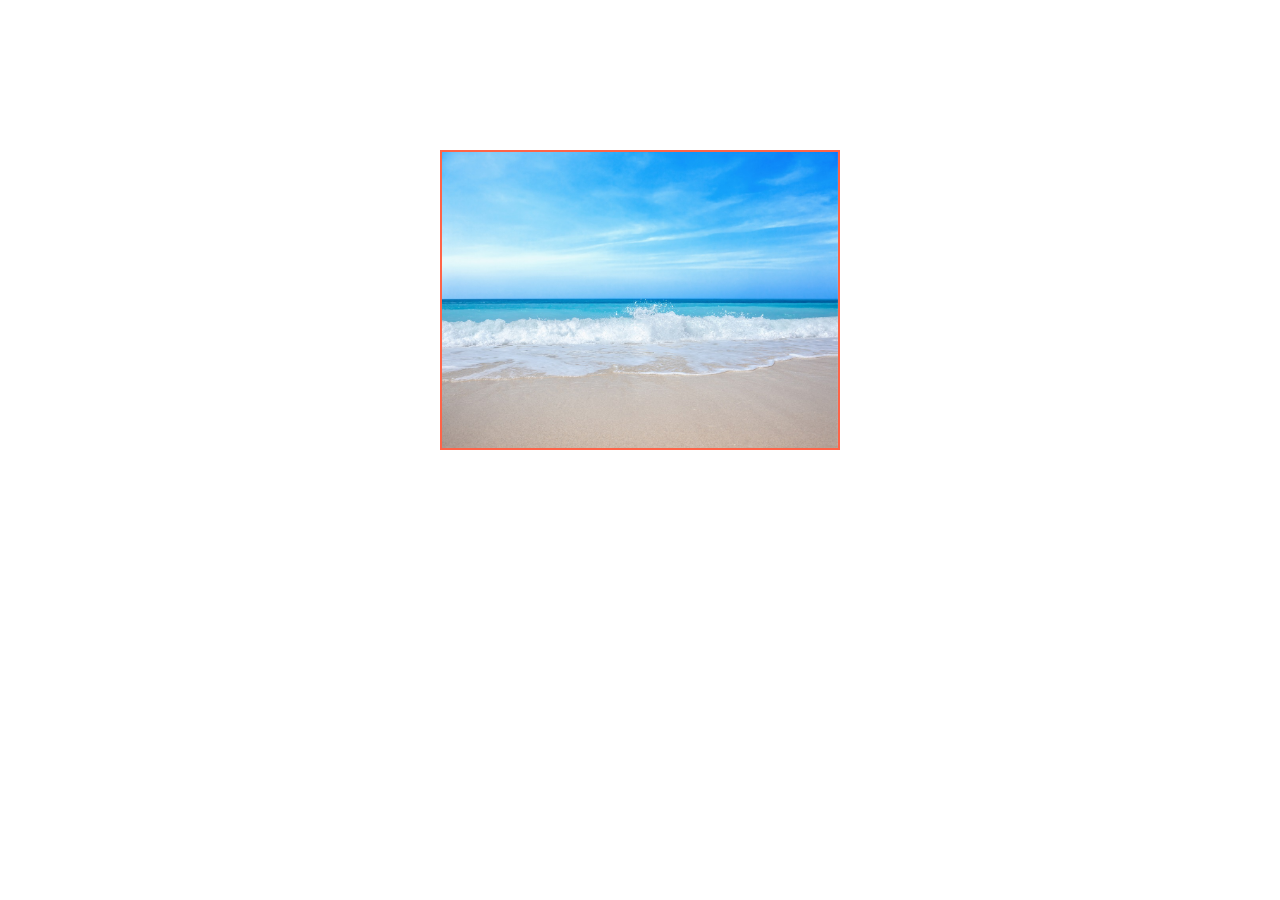
<file: examples-works/card-flip .html>
<!DOCTYPE html>
<html lang="en">
  <head>
    <meta charset="UTF-8" />
    <meta name="viewport" content="width=device-width, initial-scale=1.0" />
    <link
      rel="stylesheet"
      href="https://cdnjs.cloudflare.com/ajax/libs/modern-normalize/0.6.0/modern-normalize.min.css"
    />
    <link rel="stylesheet" href="./examples-css/card-flip .css" />
    <title>Clip</title>
  </head>
  <body>
    <div class="scene">
      <div class="img-flip">
        <img src="./examples-img/sea.jpg" alt="" width="396px" height="296px" />
      </div>
    </div>
  </body>
</html>
</file>
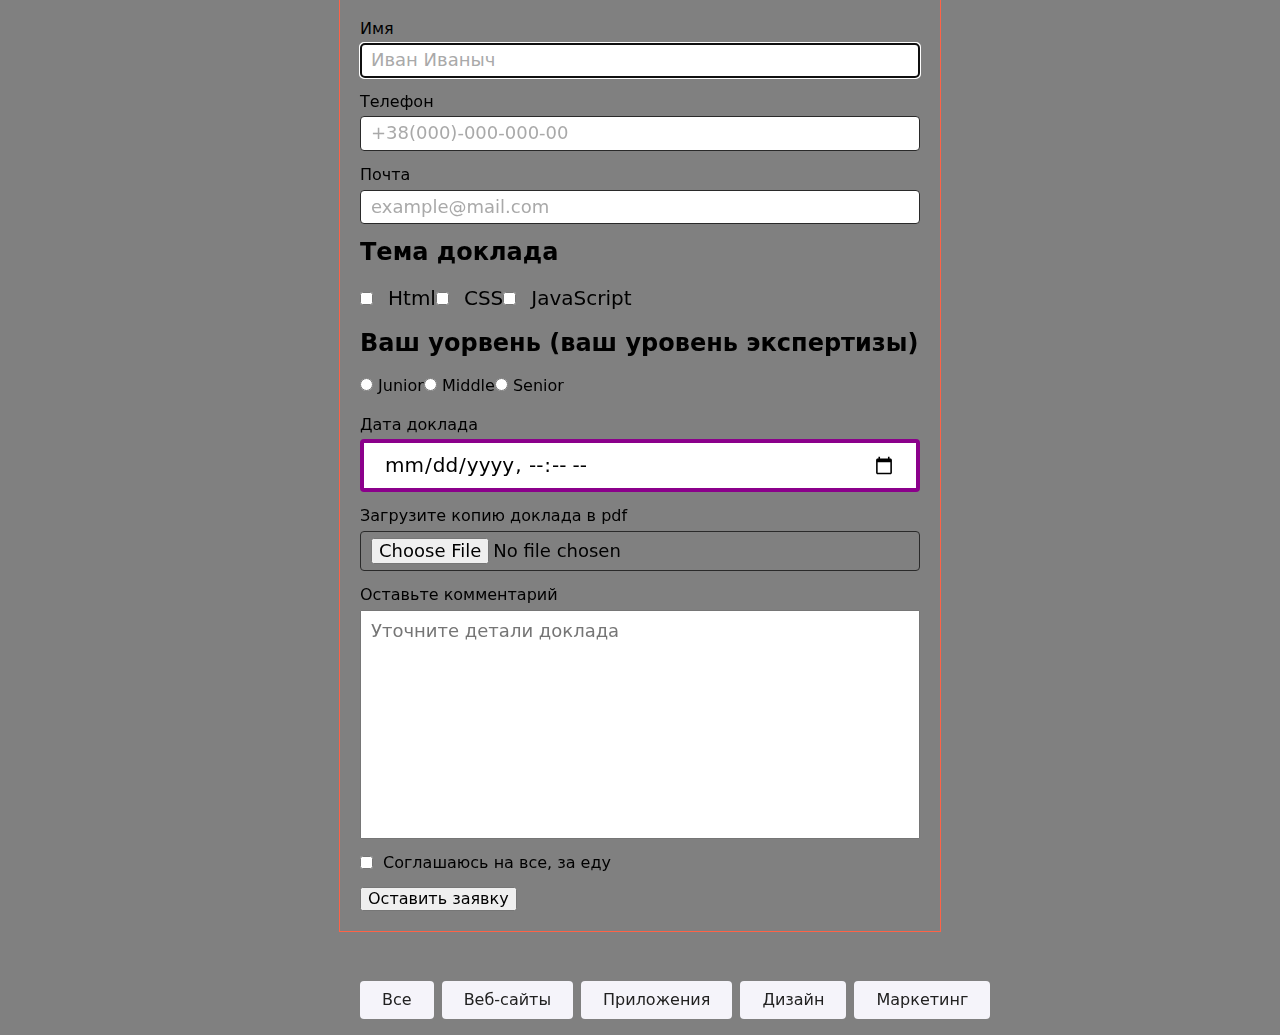
<file: examples-works/forms.html>
<!DOCTYPE html>
<html lang="en">
  <head>
    <meta charset="UTF-8" />
    <meta name="viewport" content="width=device-width, initial-scale=1.0" />
    <title>Forms</title>
    <link
      rel="stylesheet"
      href="https://cdnjs.cloudflare.com/ajax/libs/modern-normalize/0.6.0/modern-normalize.min.css"
    />
    <link rel="stylesheet" href="./examples-css/forms.css" />
  </head>
  <body>
    <form class="form js-speaker-form">
      <!-- autocomplete="" используеться что бы выключить или включить автозаполниение 
в основном используеться для паролей(выключить). В браузерах autocomplete запилин автоматически 
Можно кинуть на всю форму или один елемент (точечно). Имеет много значений,лучше смотреть
когда заполнять, когда нет-->

      <div class="form-group">
        <!-- Для того что бы при загрузке страницы в елементе(поле) стоял фокус нужен
              атрибут autofocus. autofocus может только быть в одином елементе на
              страницу -->

        <!-- placeholder = Выводит текст внутри поля формы, который исчезает при получении фокуса. -->
        <label for="name">Имя</label>
        <input
          type="text"
          name="user-name"
          id="name"
          autofocus
          placeholder="Иван Иваныч"
        />
      </div>

      <div class="form-group">
        <label for="tel">Телефон</label>
        <input
          type="tel"
          name="tel"
          id="tel"
          placeholder="+38(000)-000-000-00"
        />
      </div>

      <div class="form-group">
        <label for="mail">Почта</label>
        <input
          type="email"
          name="email"
          id="mail"
          placeholder="example@mail.com"
        />
      </div>

      <!-- role= повышает симантику, используеться только для "группы элементов" формы
      (читалка прочитает как группа элементов) -->
      <div role="group" class="group">
        <!-- checkbox - выбирает многое из многих -->
        <!-- У checkbox name должно быть одинаковым -->
        <!-- checkbox & radio стоит обварачивать в список(ul) это буквально список опций  -->

        <!-- атрибут checked выбирает значение по умолчанию
        <input type="checkbox" name="topic" value="html" id="html"  checked/>
        <label for="html">Html</label> -->

        <h2 class="group-tittle">Тема доклада</h2>

        <ul class="topic-option">
          <li>
            <input type="checkbox" name="topic" value="html" id="html" />
            <label for="html">Html</label>
          </li>

          <li>
            <input type="checkbox" name="topic" value="css" id="css" />
            <label for="css">CSS</label>
          </li>

          <li>
            <input type="checkbox" name="topic" value="js" id="js" />
            <label for="js">JavaScript</label>
          </li>
        </ul>
      </div>

      <!-- radio - одно из многих. name должен быть обязаиельно одно -->
      <!-- атрибут checked выбирает значение по умолчанию -->
      <!-- checkbox & radio стоит обварачивать в список(ul) это буквально список опций  -->

      <div role="group" class="group">
        <h2 class="group-tittle">Ваш уорвень (ваш уровень экспертизы)</h2>

        <ul class="experience-options">
          <li>
            <input type="radio" name="experience" value="junior" id="junior" />
            <label for="junior">Junior</label>
          </li>

          <li>
            <input type="radio" name="experience" value="middle" id="middle" />
            <label for="middle">Middle</label>
          </li>

          <li>
            <input type="radio" name="experience" value="senior" id="senior" />
            <label for="senior">Senior</label>
          </li>
        </ul>
      </div>

      <div class="form-group">
        <label for="date">Дата доклада</label>
        <input type="datetime-local" name="date" id="date" class="form-date" />

        <!-- можно так же установить ограничение по времени атрибутами min & max Пример
              записи для datetime-local :
              <label for="date">Дата доклада</label>
              <input
                type="datetime-local"
                name="date"
                id="date"
                min="2020-08-12T:10:00"
                max="2020-08-15T:12:00"
              /> -->
      </div>

      <div class="form-group">
        <!-- Загрузка файла -->
        <label for="pdf">Загрузите копию доклада в pdf </label>
        <input type="file" name="pdf" id="pdf" />
      </div>

      <div class="form-group">
        <!-- Многострочное поле дял ввода текста (Оставьте комментарий) -->
        <!-- placeholder = Выводит текст внутри поля формы, который исчезает при получении фокуса. -->
        <label for="comment">Оставьте комментарий</label>
        <textarea
          class="form-comment"
          name="comment"
          id="comment"
          rows="10"
          placeholder="Уточните детали доклада"
        ></textarea>
      </div>

      <div class="form-group-confidentia">
        <!-- Условия конфиденциальности -->
        <input type="checkbox" name="confidentia" id="confidentia" />
        <label for="confidentia">Соглашаюсь на все, за еду</label>
      </div>

      <button type="submit">Оставить заявку</button>
    </form>

    <form>
      <ul class="filter-list list">
        <li class="filter-item">
          <label>
            <input
              class="filter-radio"
              type="radio"
              name="filter"
              value="all"
            />
            <span class="filter-active-btn">Все</span>
          </label>
        </li>
        <li class="filter-item">
          <label>
            <input
              class="filter-radio"
              type="radio"
              name="filter"
              value="web-site"
            />
            <span class="filter-active-btn">Веб-сайты</span>
          </label>
        </li>
        <li class="filter-item">
          <label>
            <input
              class="filter-radio"
              type="radio"
              name="filter"
              value="application"
            />
            <span class="filter-active-btn">Приложения</span>
          </label>
        </li>
        <li class="filter-item">
          <label>
            <input
              class="filter-radio"
              type="radio"
              name="filter"
              value="design"
            />
            <span class="filter-active-btn">Дизайн</span>
          </label>
        </li>
        <li class="filter-item">
          <label>
            <input
              class="filter-radio"
              type="radio"
              name="filter"
              value="marketing"
            />
            <span class="filter-active-btn">Маркетинг</span>
          </label>
        </li>
      </ul>
    </form>
    <script>
      (() => {
        document
          .querySelector('.js-speaker-form')
          .addEventListener('submit', e => {
            e.preventDefault();

            new FormData(e.currentTarget).forEach((value, name) =>
              console.log(`${name}: ${value}`),
            );

            e.currentTarget.reset();
          });
      })();
    </script>
  </body>
</html>
</file>
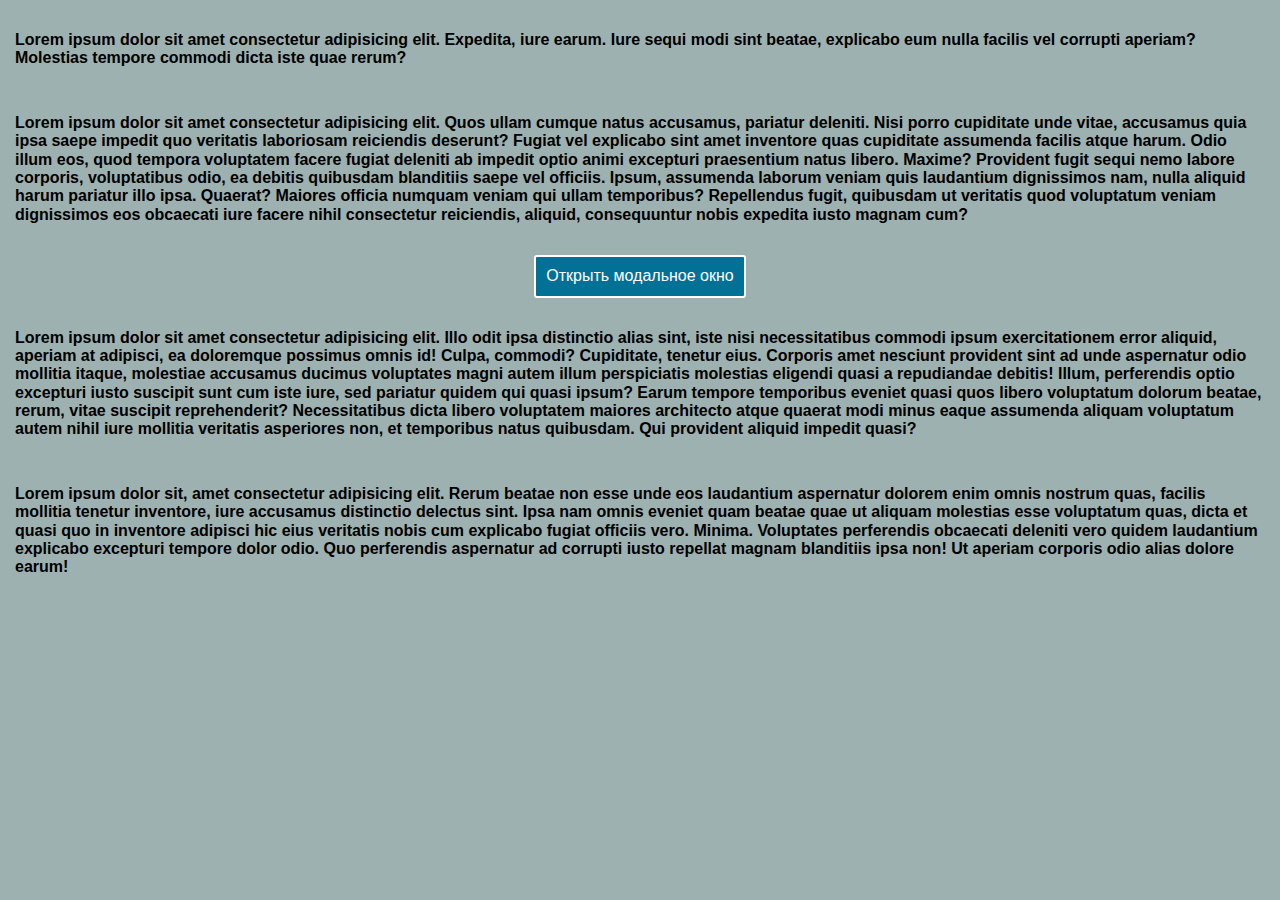
<file: examples-works/modal.html>
<!DOCTYPE html>
<html lang="en">
<head>
    <meta charset="UTF-8">
    <meta name="viewport" content="width=device-width, initial-scale=1.0">
    <title>Modal</title>
    <link href="https://fonts.googleapis.com/css2?family=Raleway:wght@700&family=Roboto:wght@400;700&display=swap"
        rel="stylesheet" />
    <link rel="stylesheet" href="https://cdnjs.cloudflare.com/ajax/libs/modern-normalize/0.6.0/modern-normalize.min.css" />
    <link rel="stylesheet" href="./examples-css/modal.css" />
</head>
<body>
    <p>Lorem ipsum dolor sit amet consectetur adipisicing elit. Expedita, iure earum. Iure sequi modi sint beatae, explicabo
    eum nulla facilis vel corrupti aperiam? Molestias tempore commodi dicta iste quae rerum?</p>
    <p>Lorem ipsum dolor sit amet consectetur adipisicing elit. Quos ullam cumque natus accusamus, pariatur deleniti. Nisi porro cupiditate unde vitae, accusamus quia ipsa saepe impedit quo veritatis laboriosam reiciendis deserunt?
    Fugiat vel explicabo sint amet inventore quas cupiditate assumenda facilis atque harum. Odio illum eos, quod tempora voluptatem facere fugiat deleniti ab impedit optio animi excepturi praesentium natus libero. Maxime?
    Provident fugit sequi nemo labore corporis, voluptatibus odio, ea debitis quibusdam blanditiis saepe vel officiis. Ipsum, assumenda laborum veniam quis laudantium dignissimos nam, nulla aliquid harum pariatur illo ipsa. Quaerat?
    Maiores officia numquam veniam qui ullam temporibus? Repellendus fugit, quibusdam ut veritatis quod voluptatum veniam dignissimos eos obcaecati iure facere nihil consectetur reiciendis, aliquid, consequuntur nobis expedita iusto magnam cum?</p>
   
    <button class="btn" data-modal-open>Открыть модальное окно</button>
    
    <p>Lorem ipsum dolor sit amet consectetur adipisicing elit. Illo odit ipsa distinctio alias sint, iste nisi necessitatibus commodi ipsum exercitationem error aliquid, aperiam at adipisci, ea doloremque possimus omnis id!
    Culpa, commodi? Cupiditate, tenetur eius. Corporis amet nesciunt provident sint ad unde aspernatur odio mollitia itaque, molestiae accusamus ducimus voluptates magni autem illum perspiciatis molestias eligendi quasi a repudiandae debitis!
    Illum, perferendis optio excepturi iusto suscipit sunt cum iste iure, sed pariatur quidem qui quasi ipsum? Earum tempore temporibus eveniet quasi quos libero voluptatum dolorum beatae, rerum, vitae suscipit reprehenderit?
    Necessitatibus dicta libero voluptatem maiores architecto atque quaerat modi minus eaque assumenda aliquam voluptatum autem nihil iure mollitia veritatis asperiores non, et temporibus natus quibusdam. Qui provident aliquid impedit quasi?</p>
    <p>Lorem ipsum dolor sit, amet consectetur adipisicing elit. Rerum beatae non esse unde eos laudantium aspernatur dolorem enim omnis nostrum quas, facilis mollitia tenetur inventore, iure accusamus distinctio delectus sint.
    Ipsa nam omnis eveniet quam beatae quae ut aliquam molestias esse voluptatum quas, dicta et quasi quo in inventore adipisci hic eius veritatis nobis cum explicabo fugiat officiis vero. Minima.
    Voluptates perferendis obcaecati deleniti vero quidem laudantium explicabo excepturi tempore dolor odio. Quo perferendis aspernatur ad corrupti iusto repellat magnam blanditiis ipsa non! Ut aperiam corporis odio alias dolore earum!</p>
    
    
    <div class="backdrop is-hidden" data-modal>
        <div class="modal">
            <p>
                Lorem ipsum dolor sit amet, consectetur adipisicing elit. Dolores delectus repudiandae voluptatem fugit
                exercitationem! Ratione fugit quasi recusandae perspiciatis. Debitis distinctio nam commodi officiis saepe
                corporis illum, aut quidem iusto?
                Saepe laudantium est pariatur, aut veritatis voluptatem distinctio quis excepturi quae labore, recusandae
                voluptates architecto sit omnis eius. Repellat, dolorum laudantium magni accusantium voluptatem cupiditate
                eveniet culpa dignissimos quasi ab.
                Placeat aut veritatis eos voluptas iste harum suscipit alias accusamus cum laboriosam aliquid minus, facilis
                ratione, officiis expedita excepturi eaque ab praesentium tempora! Magni sequi molestiae a quas eligendi
                expedita.
                Commodi, aut porro dignissimos sit provident doloremque, labore debitis velit distinctio nemo iure earum?
                Minima pariatur, rem iure neque hic nam? Architecto vitae aperiam illum temporibus, tenetur mollitia
                consequuntur inventore.
               
             voluptatibus, tempore culpa? Quae sapiente id quam autem.
            </p>
            <button class="btn-close" data-modal-close>Закрыть</button>
        </div>
    </div>
    </section>
    <script src="./example-js/example-modal.js"></script>
</body>
</html>
</file>
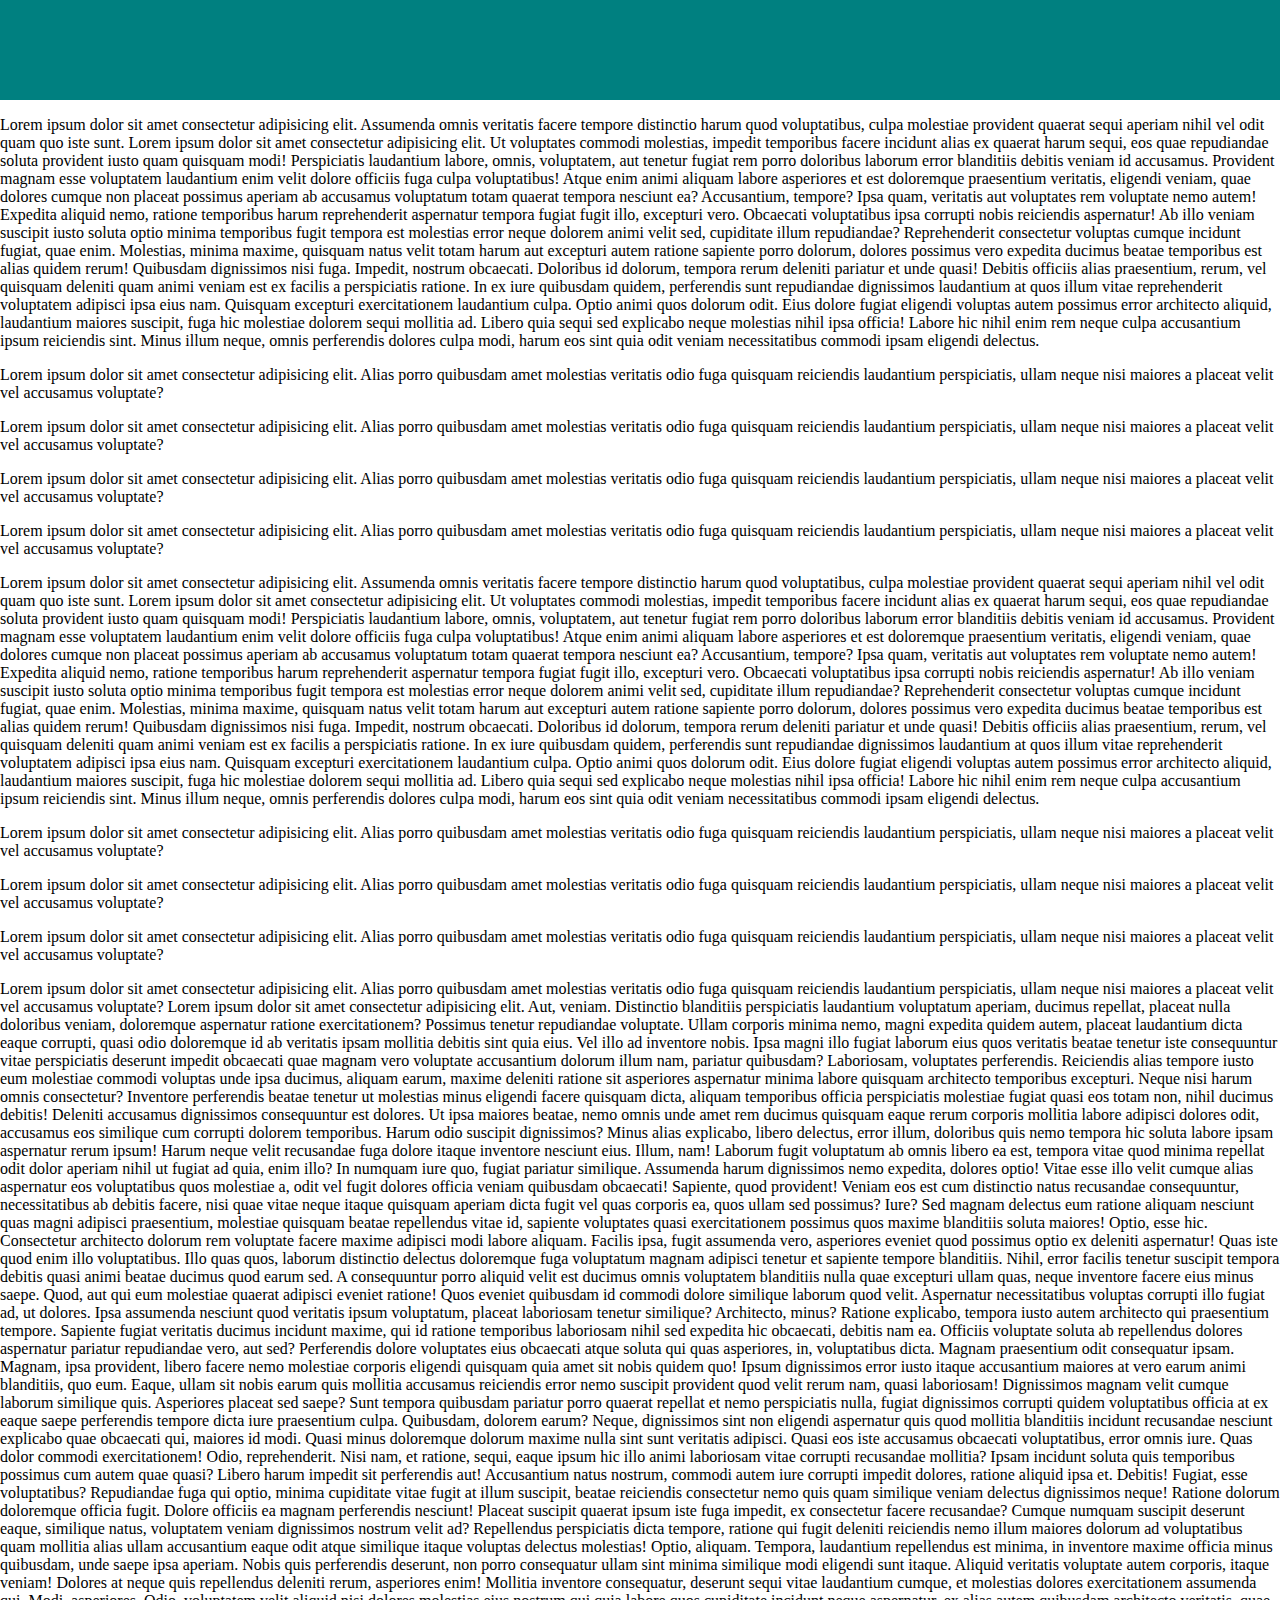
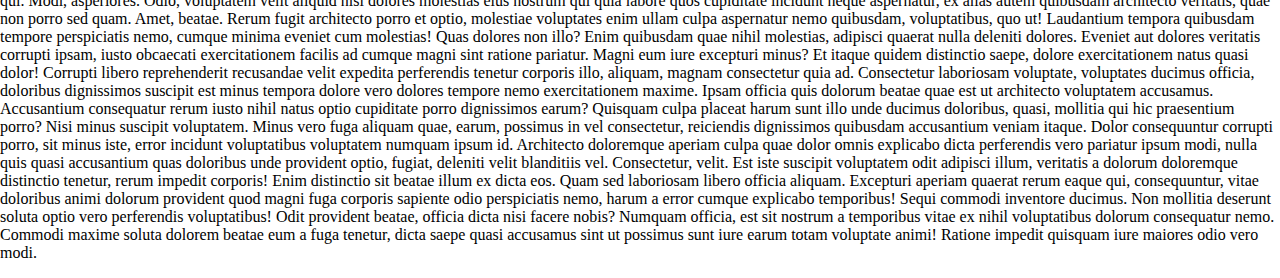
<file: images/rules-&-properties/header.html>
<!DOCTYPE html>
<html lang="en">
  <head>
    <meta charset="UTF-8" />
    <meta name="viewport" content="width=device-width, initial-scale=1.0" />
    <link rel="stylesheet" href="./header.css" />
    <title>Header</title>
  </head>
  <body>
    <header class="page-header"></header>
    <p>
      Lorem ipsum dolor sit amet consectetur adipisicing elit. Assumenda omnis
      veritatis facere tempore distinctio harum quod voluptatibus, culpa
      molestiae provident quaerat sequi aperiam nihil vel odit quam quo iste
      sunt. Lorem ipsum dolor sit amet consectetur adipisicing elit. Ut
      voluptates commodi molestias, impedit temporibus facere incidunt alias ex
      quaerat harum sequi, eos quae repudiandae soluta provident iusto quam
      quisquam modi! Perspiciatis laudantium labore, omnis, voluptatem, aut
      tenetur fugiat rem porro doloribus laborum error blanditiis debitis veniam
      id accusamus. Provident magnam esse voluptatem laudantium enim velit
      dolore officiis fuga culpa voluptatibus! Atque enim animi aliquam labore
      asperiores et est doloremque praesentium veritatis, eligendi veniam, quae
      dolores cumque non placeat possimus aperiam ab accusamus voluptatum totam
      quaerat tempora nesciunt ea? Accusantium, tempore? Ipsa quam, veritatis
      aut voluptates rem voluptate nemo autem! Expedita aliquid nemo, ratione
      temporibus harum reprehenderit aspernatur tempora fugiat fugit illo,
      excepturi vero. Obcaecati voluptatibus ipsa corrupti nobis reiciendis
      aspernatur! Ab illo veniam suscipit iusto soluta optio minima temporibus
      fugit tempora est molestias error neque dolorem animi velit sed,
      cupiditate illum repudiandae? Reprehenderit consectetur voluptas cumque
      incidunt fugiat, quae enim. Molestias, minima maxime, quisquam natus velit
      totam harum aut excepturi autem ratione sapiente porro dolorum, dolores
      possimus vero expedita ducimus beatae temporibus est alias quidem rerum!
      Quibusdam dignissimos nisi fuga. Impedit, nostrum obcaecati. Doloribus id
      dolorum, tempora rerum deleniti pariatur et unde quasi! Debitis officiis
      alias praesentium, rerum, vel quisquam deleniti quam animi veniam est ex
      facilis a perspiciatis ratione. In ex iure quibusdam quidem, perferendis
      sunt repudiandae dignissimos laudantium at quos illum vitae reprehenderit
      voluptatem adipisci ipsa eius nam. Quisquam excepturi exercitationem
      laudantium culpa. Optio animi quos dolorum odit. Eius dolore fugiat
      eligendi voluptas autem possimus error architecto aliquid, laudantium
      maiores suscipit, fuga hic molestiae dolorem sequi mollitia ad. Libero
      quia sequi sed explicabo neque molestias nihil ipsa officia! Labore hic
      nihil enim rem neque culpa accusantium ipsum reiciendis sint. Minus illum
      neque, omnis perferendis dolores culpa modi, harum eos sint quia odit
      veniam necessitatibus commodi ipsam eligendi delectus.
    </p>
    <p>
      Lorem ipsum dolor sit amet consectetur adipisicing elit. Alias porro
      quibusdam amet molestias veritatis odio fuga quisquam reiciendis
      laudantium perspiciatis, ullam neque nisi maiores a placeat velit vel
      accusamus voluptate?
    </p>
    <p>
      Lorem ipsum dolor sit amet consectetur adipisicing elit. Alias porro
      quibusdam amet molestias veritatis odio fuga quisquam reiciendis
      laudantium perspiciatis, ullam neque nisi maiores a placeat velit vel
      accusamus voluptate?
    </p>
    <p>
      Lorem ipsum dolor sit amet consectetur adipisicing elit. Alias porro
      quibusdam amet molestias veritatis odio fuga quisquam reiciendis
      laudantium perspiciatis, ullam neque nisi maiores a placeat velit vel
      accusamus voluptate?
    </p>
    <p>
      Lorem ipsum dolor sit amet consectetur adipisicing elit. Alias porro
      quibusdam amet molestias veritatis odio fuga quisquam reiciendis
      laudantium perspiciatis, ullam neque nisi maiores a placeat velit vel
      accusamus voluptate?
    </p>
    <p>
      Lorem ipsum dolor sit amet consectetur adipisicing elit. Assumenda omnis
      veritatis facere tempore distinctio harum quod voluptatibus, culpa
      molestiae provident quaerat sequi aperiam nihil vel odit quam quo iste
      sunt. Lorem ipsum dolor sit amet consectetur adipisicing elit. Ut
      voluptates commodi molestias, impedit temporibus facere incidunt alias ex
      quaerat harum sequi, eos quae repudiandae soluta provident iusto quam
      quisquam modi! Perspiciatis laudantium labore, omnis, voluptatem, aut
      tenetur fugiat rem porro doloribus laborum error blanditiis debitis veniam
      id accusamus. Provident magnam esse voluptatem laudantium enim velit
      dolore officiis fuga culpa voluptatibus! Atque enim animi aliquam labore
      asperiores et est doloremque praesentium veritatis, eligendi veniam, quae
      dolores cumque non placeat possimus aperiam ab accusamus voluptatum totam
      quaerat tempora nesciunt ea? Accusantium, tempore? Ipsa quam, veritatis
      aut voluptates rem voluptate nemo autem! Expedita aliquid nemo, ratione
      temporibus harum reprehenderit aspernatur tempora fugiat fugit illo,
      excepturi vero. Obcaecati voluptatibus ipsa corrupti nobis reiciendis
      aspernatur! Ab illo veniam suscipit iusto soluta optio minima temporibus
      fugit tempora est molestias error neque dolorem animi velit sed,
      cupiditate illum repudiandae? Reprehenderit consectetur voluptas cumque
      incidunt fugiat, quae enim. Molestias, minima maxime, quisquam natus velit
      totam harum aut excepturi autem ratione sapiente porro dolorum, dolores
      possimus vero expedita ducimus beatae temporibus est alias quidem rerum!
      Quibusdam dignissimos nisi fuga. Impedit, nostrum obcaecati. Doloribus id
      dolorum, tempora rerum deleniti pariatur et unde quasi! Debitis officiis
      alias praesentium, rerum, vel quisquam deleniti quam animi veniam est ex
      facilis a perspiciatis ratione. In ex iure quibusdam quidem, perferendis
      sunt repudiandae dignissimos laudantium at quos illum vitae reprehenderit
      voluptatem adipisci ipsa eius nam. Quisquam excepturi exercitationem
      laudantium culpa. Optio animi quos dolorum odit. Eius dolore fugiat
      eligendi voluptas autem possimus error architecto aliquid, laudantium
      maiores suscipit, fuga hic molestiae dolorem sequi mollitia ad. Libero
      quia sequi sed explicabo neque molestias nihil ipsa officia! Labore hic
      nihil enim rem neque culpa accusantium ipsum reiciendis sint. Minus illum
      neque, omnis perferendis dolores culpa modi, harum eos sint quia odit
      veniam necessitatibus commodi ipsam eligendi delectus.
    </p>
    <p>
      Lorem ipsum dolor sit amet consectetur adipisicing elit. Alias porro
      quibusdam amet molestias veritatis odio fuga quisquam reiciendis
      laudantium perspiciatis, ullam neque nisi maiores a placeat velit vel
      accusamus voluptate?
    </p>
    <p>
      Lorem ipsum dolor sit amet consectetur adipisicing elit. Alias porro
      quibusdam amet molestias veritatis odio fuga quisquam reiciendis
      laudantium perspiciatis, ullam neque nisi maiores a placeat velit vel
      accusamus voluptate?
    </p>
    <p>
      Lorem ipsum dolor sit amet consectetur adipisicing elit. Alias porro
      quibusdam amet molestias veritatis odio fuga quisquam reiciendis
      laudantium perspiciatis, ullam neque nisi maiores a placeat velit vel
      accusamus voluptate?
    </p>
    <p>
      Lorem ipsum dolor sit amet consectetur adipisicing elit. Alias porro
      quibusdam amet molestias veritatis odio fuga quisquam reiciendis
      laudantium perspiciatis, ullam neque nisi maiores a placeat velit vel
      accusamus voluptate? Lorem ipsum dolor sit amet consectetur adipisicing
      elit. Aut, veniam. Distinctio blanditiis perspiciatis laudantium
      voluptatum aperiam, ducimus repellat, placeat nulla doloribus veniam,
      doloremque aspernatur ratione exercitationem? Possimus tenetur repudiandae
      voluptate. Ullam corporis minima nemo, magni expedita quidem autem,
      placeat laudantium dicta eaque corrupti, quasi odio doloremque id ab
      veritatis ipsam mollitia debitis sint quia eius. Vel illo ad inventore
      nobis. Ipsa magni illo fugiat laborum eius quos veritatis beatae tenetur
      iste consequuntur vitae perspiciatis deserunt impedit obcaecati quae
      magnam vero voluptate accusantium dolorum illum nam, pariatur quibusdam?
      Laboriosam, voluptates perferendis. Reiciendis alias tempore iusto eum
      molestiae commodi voluptas unde ipsa ducimus, aliquam earum, maxime
      deleniti ratione sit asperiores aspernatur minima labore quisquam
      architecto temporibus excepturi. Neque nisi harum omnis consectetur?
      Inventore perferendis beatae tenetur ut molestias minus eligendi facere
      quisquam dicta, aliquam temporibus officia perspiciatis molestiae fugiat
      quasi eos totam non, nihil ducimus debitis! Deleniti accusamus dignissimos
      consequuntur est dolores. Ut ipsa maiores beatae, nemo omnis unde amet rem
      ducimus quisquam eaque rerum corporis mollitia labore adipisci dolores
      odit, accusamus eos similique cum corrupti dolorem temporibus. Harum odio
      suscipit dignissimos? Minus alias explicabo, libero delectus, error illum,
      doloribus quis nemo tempora hic soluta labore ipsam aspernatur rerum
      ipsum! Harum neque velit recusandae fuga dolore itaque inventore nesciunt
      eius. Illum, nam! Laborum fugit voluptatum ab omnis libero ea est, tempora
      vitae quod minima repellat odit dolor aperiam nihil ut fugiat ad quia,
      enim illo? In numquam iure quo, fugiat pariatur similique. Assumenda harum
      dignissimos nemo expedita, dolores optio! Vitae esse illo velit cumque
      alias aspernatur eos voluptatibus quos molestiae a, odit vel fugit dolores
      officia veniam quibusdam obcaecati! Sapiente, quod provident! Veniam eos
      est cum distinctio natus recusandae consequuntur, necessitatibus ab
      debitis facere, nisi quae vitae neque itaque quisquam aperiam dicta fugit
      vel quas corporis ea, quos ullam sed possimus? Iure? Sed magnam delectus
      eum ratione aliquam nesciunt quas magni adipisci praesentium, molestiae
      quisquam beatae repellendus vitae id, sapiente voluptates quasi
      exercitationem possimus quos maxime blanditiis soluta maiores! Optio, esse
      hic. Consectetur architecto dolorum rem voluptate facere maxime adipisci
      modi labore aliquam. Facilis ipsa, fugit assumenda vero, asperiores
      eveniet quod possimus optio ex deleniti aspernatur! Quas iste quod enim
      illo voluptatibus. Illo quas quos, laborum distinctio delectus doloremque
      fuga voluptatum magnam adipisci tenetur et sapiente tempore blanditiis.
      Nihil, error facilis tenetur suscipit tempora debitis quasi animi beatae
      ducimus quod earum sed. A consequuntur porro aliquid velit est ducimus
      omnis voluptatem blanditiis nulla quae excepturi ullam quas, neque
      inventore facere eius minus saepe. Quod, aut qui eum molestiae quaerat
      adipisci eveniet ratione! Quos eveniet quibusdam id commodi dolore
      similique laborum quod velit. Aspernatur necessitatibus voluptas corrupti
      illo fugiat ad, ut dolores. Ipsa assumenda nesciunt quod veritatis ipsum
      voluptatum, placeat laboriosam tenetur similique? Architecto, minus?
      Ratione explicabo, tempora iusto autem architecto qui praesentium tempore.
      Sapiente fugiat veritatis ducimus incidunt maxime, qui id ratione
      temporibus laboriosam nihil sed expedita hic obcaecati, debitis nam ea.
      Officiis voluptate soluta ab repellendus dolores aspernatur pariatur
      repudiandae vero, aut sed? Perferendis dolore voluptates eius obcaecati
      atque soluta qui quas asperiores, in, voluptatibus dicta. Magnam
      praesentium odit consequatur ipsam. Magnam, ipsa provident, libero facere
      nemo molestiae corporis eligendi quisquam quia amet sit nobis quidem quo!
      Ipsum dignissimos error iusto itaque accusantium maiores at vero earum
      animi blanditiis, quo eum. Eaque, ullam sit nobis earum quis mollitia
      accusamus reiciendis error nemo suscipit provident quod velit rerum nam,
      quasi laboriosam! Dignissimos magnam velit cumque laborum similique quis.
      Asperiores placeat sed saepe? Sunt tempora quibusdam pariatur porro
      quaerat repellat et nemo perspiciatis nulla, fugiat dignissimos corrupti
      quidem voluptatibus officia at ex eaque saepe perferendis tempore dicta
      iure praesentium culpa. Quibusdam, dolorem earum? Neque, dignissimos sint
      non eligendi aspernatur quis quod mollitia blanditiis incidunt recusandae
      nesciunt explicabo quae obcaecati qui, maiores id modi. Quasi minus
      doloremque dolorum maxime nulla sint sunt veritatis adipisci. Quasi eos
      iste accusamus obcaecati voluptatibus, error omnis iure. Quas dolor
      commodi exercitationem! Odio, reprehenderit. Nisi nam, et ratione, sequi,
      eaque ipsum hic illo animi laboriosam vitae corrupti recusandae mollitia?
      Ipsam incidunt soluta quis temporibus possimus cum autem quae quasi?
      Libero harum impedit sit perferendis aut! Accusantium natus nostrum,
      commodi autem iure corrupti impedit dolores, ratione aliquid ipsa et.
      Debitis! Fugiat, esse voluptatibus? Repudiandae fuga qui optio, minima
      cupiditate vitae fugit at illum suscipit, beatae reiciendis consectetur
      nemo quis quam similique veniam delectus dignissimos neque! Ratione
      dolorum doloremque officia fugit. Dolore officiis ea magnam perferendis
      nesciunt! Placeat suscipit quaerat ipsum iste fuga impedit, ex consectetur
      facere recusandae? Cumque numquam suscipit deserunt eaque, similique
      natus, voluptatem veniam dignissimos nostrum velit ad? Repellendus
      perspiciatis dicta tempore, ratione qui fugit deleniti reiciendis nemo
      illum maiores dolorum ad voluptatibus quam mollitia alias ullam
      accusantium eaque odit atque similique itaque voluptas delectus molestias!
      Optio, aliquam. Tempora, laudantium repellendus est minima, in inventore
      maxime officia minus quibusdam, unde saepe ipsa aperiam. Nobis quis
      perferendis deserunt, non porro consequatur ullam sint minima similique
      modi eligendi sunt itaque. Aliquid veritatis voluptate autem corporis,
      itaque veniam! Dolores at neque quis repellendus deleniti rerum,
      asperiores enim! Mollitia inventore consequatur, deserunt sequi vitae
      laudantium cumque, et molestias dolores exercitationem assumenda qui.
      Modi, asperiores. Odio, voluptatem velit aliquid nisi dolores molestias
      eius nostrum qui quia labore quos cupiditate incidunt neque aspernatur, ex
      alias autem quibusdam architecto veritatis, quae non porro sed quam. Amet,
      beatae. Rerum fugit architecto porro et optio, molestiae voluptates enim
      ullam culpa aspernatur nemo quibusdam, voluptatibus, quo ut! Laudantium
      tempora quibusdam tempore perspiciatis nemo, cumque minima eveniet cum
      molestias! Quas dolores non illo? Enim quibusdam quae nihil molestias,
      adipisci quaerat nulla deleniti dolores. Eveniet aut dolores veritatis
      corrupti ipsam, iusto obcaecati exercitationem facilis ad cumque magni
      sint ratione pariatur. Magni eum iure excepturi minus? Et itaque quidem
      distinctio saepe, dolore exercitationem natus quasi dolor! Corrupti libero
      reprehenderit recusandae velit expedita perferendis tenetur corporis illo,
      aliquam, magnam consectetur quia ad. Consectetur laboriosam voluptate,
      voluptates ducimus officia, doloribus dignissimos suscipit est minus
      tempora dolore vero dolores tempore nemo exercitationem maxime. Ipsam
      officia quis dolorum beatae quae est ut architecto voluptatem accusamus.
      Accusantium consequatur rerum iusto nihil natus optio cupiditate porro
      dignissimos earum? Quisquam culpa placeat harum sunt illo unde ducimus
      doloribus, quasi, mollitia qui hic praesentium porro? Nisi minus suscipit
      voluptatem. Minus vero fuga aliquam quae, earum, possimus in vel
      consectetur, reiciendis dignissimos quibusdam accusantium veniam itaque.
      Dolor consequuntur corrupti porro, sit minus iste, error incidunt
      voluptatibus voluptatem numquam ipsum id. Architecto doloremque aperiam
      culpa quae dolor omnis explicabo dicta perferendis vero pariatur ipsum
      modi, nulla quis quasi accusantium quas doloribus unde provident optio,
      fugiat, deleniti velit blanditiis vel. Consectetur, velit. Est iste
      suscipit voluptatem odit adipisci illum, veritatis a dolorum doloremque
      distinctio tenetur, rerum impedit corporis! Enim distinctio sit beatae
      illum ex dicta eos. Quam sed laboriosam libero officia aliquam. Excepturi
      aperiam quaerat rerum eaque qui, consequuntur, vitae doloribus animi
      dolorum provident quod magni fuga corporis sapiente odio perspiciatis
      nemo, harum a error cumque explicabo temporibus! Sequi commodi inventore
      ducimus. Non mollitia deserunt soluta optio vero perferendis voluptatibus!
      Odit provident beatae, officia dicta nisi facere nobis? Numquam officia,
      est sit nostrum a temporibus vitae ex nihil voluptatibus dolorum
      consequatur nemo. Commodi maxime soluta dolorem beatae eum a fuga tenetur,
      dicta saepe quasi accusamus sint ut possimus sunt iure earum totam
      voluptate animi! Ratione impedit quisquam iure maiores odio vero modi.
    </p>
    <!-- <script>
      const { height: pageHeaderHeight } = document
        .querySelector('.page-header')
        .getBoundingClientReact();

      document.body.style.paddingTop = '${pagePageHeaderHeight}px';
    </script> -->
  </body>
</html>
</file>
<file: examples-works/examples-css/styles.css>
/* Основной цвет текста #212121 */
/* вторичный цвет текста #757575 */
/* белый #FFFFFF */
/* акцент #2196F3  */
/* текст контактов в футере rgba(255, 255, 255, 0.6)*/
/* самый нижний текст подвала rgba(255, 255, 255, 0.4) */
/* основной цвет фона #E5E5E5 */
/* вторичный цвет фона #F5F4FA */
/* шапка #FFFFFF*/
/* подвал #2F303A */
html {
  box-sizing: border-box;
}

/* *,
*::before,
*::after {
  box-sizing: inherit;
} */

:root {
  --primary-text-color: #757575;
  --white-text-color: #ffffff;
  --title-text-color: #212121;
  --accent-color: #2196f3;
  --footer-contact-text: rgba(255, 255, 255, 0.6);
  --primary-background-color: #ffffff;
  --secondary-background-color: #f5f4fa;
  --footer-bg-color: #2f303a;
  --icon-color: #afb1b8;
  --backdop-color: rgba(0, 0, 0, 0.2);
}

body {
  background-color: var(--primary-background-color);
  color: var(--primary-text-color);

  font-family: roboto, sans-serif;
  font-size: 14px;
  line-height: 1.7;
  letter-spacing: 0.03em;
}

/* Utilities */
.list {
  padding: 0;
  margin: 0;
  list-style: none;
}
.link {
  display: block;
  text-decoration: none;

  color: var(--title-text-color);
}

/* Как скрыть заголовок */
.visually-hidden {
  position: absolute;

  width: 1px;
  height: 1px;
  margin: -1px;
  border: 0;
  padding: 0;

  clip: rect(0 0 0 0);
  overflow: hidden;
}

/* Для скрытия заголовка не подходит */
/* .section .title {
  margin-top: 0;
  margin-bottom: 0;
  text-align: center;
  display: none;
} */

.section {
  padding-top: 94px;
  padding-bottom: 94px;
}
/* Page Header */
.page-header {
  background-color: #fff;
  border-bottom: 1px solid #ececec;
}

.container {
  width: 1200px;
  margin-left: auto;
  margin-right: auto;
  padding-left: 15px;
  padding-right: 15px;
  /* outline: solid 2px; */
}

.nav,
.main-container {
  display: flex;
}

.logo {
  display: block;

  color: var(--accent-color);
  font-family: Raleway;
  font-weight: 700;
  font-size: 26px;
  line-height: 1.19;
  text-decoration: none;
}
.nav > .logo {
  margin-top: 24px;
  margin-bottom: 25px;
  margin-right: 85px;
}
.logo .logo-accent {
  color: var(--title-text-color);
}

/* site nav */
.site-nav {
  display: flex;
}

/* Old School
.site-nav .item + .item {
  margin-left: 50px;
} */

.nav-link {
  display: block;
  padding-top: 32px;
  padding-bottom: 32px;

  color: var(--title-text-color);
  font-weight: 500;
  font-size: 14px;
  line-height: 1.14;
  letter-spacing: 0.02em;
  text-decoration: none;
}
.nav-link:hover,
.nav-link:focus {
  color: var(--accent-color);
}

.nav-link.current {
  color: var(--accent-color);
}

.site-nav-item {
  position: relative;
}

.current::after {
  content: '';
  width: 100%;
  height: 4px;
  position: absolute;
  left: 0;
  bottom: 0;

  background-color: var(--accent-color);
  border-radius: 2px;
}

/* Для визуализации маштаба полоски 
transform: scaleX(1);
transition: transform 250ms cubic-bezier(0.4, 0, 0.2, 1);

.current:hover::after,
.current:focus::after {
  transform: scaleX(0);
} */

/* auth  */

.auth {
  display: flex;
  margin-left: auto;
  padding-top: 32px;
  padding-bottom: 32px;
}

.contact-icon {
  margin-right: 10px;
}

.header-contact {
  display: flex;
  align-items: center;

  fill: var(--primary-text-color);
  color: var(--primary-text-color);

  transition: fill 250ms cubic-bezier(0.4, 0, 0.2, 1);
}

.header-contact:hover,
.header-contact:focus {
  fill: var(--accent-color);
  color: var(--accent-color);
}

/* .icon-mail::before {
  background-image: url(../images/mail.svg);
}

.icon-mobile::before {
  background-image: url(../images/mobile.svg);
} */
/* .auth .contact:hover,
.auth .contact:focus {
  color: var(--accent-color);
} */

.auth .contact {
  color: var(--primary-text-color);
  font-weight: 500;
  font-size: 14px;
  line-height: 1.14;
  letter-spacing: 0.02em;
  text-decoration: none;
}

.hero {
  max-width: 1600px;
  height: 600px;
  margin-left: auto;
  margin-right: auto;
  background-image: linear-gradient(
      rgba(47, 48, 58, 0.8),
      rgba(47, 48, 58, 0.8)
    ),
    url('../../images/Header.jpg');

  background-color: #2f303a;
  text-align: center;
}

.hero-title {
  margin-top: 0px;
  margin-bottom: 30px;
  padding-top: 200px;

  color: var(--white-text-color);

  font-weight: 900;
  font-size: 44px;
  line-height: 1.4;
  letter-spacing: 0.06em;
}

/* Backdrop */

.backdrop {
  position: fixed;
  top: 0;
  left: 0;
  width: 100%;
  height: 100%;

  background-color: var(--backdop-color);

  opacity: 1;
  z-index: 1;
  transition: opacity 250ms cubic-bezier(0.4, 0, 0.2, 1);
}

/* Когда backdrop спрятан */
.backdrop.is-hidden {
  opacity: 0;
  pointer-events: none;
}

/* Когда backdrop спрятан и модалка */
.backdrop.is-hidden .modal {
  transform: scale(1.1) translate(-50%, -50%);
  transition: transform 250ms cubic-bezier(0.4, 0, 0.2, 1);
}

/* Модалка */
.modal {
  position: absolute;
  top: 49%;
  left: 50%;

  width: 528px;
  padding: 40px;

  background-color: var(--primary-background-color);
  box-shadow: 0px 1px 3px rgba(0, 0, 0, 0.12), 0px 1px 1px rgba(0, 0, 0, 0.14),
    0px 2px 1px rgba(0, 0, 0, 0.2);
  border-radius: 4px;

  transform: scale(1) translate(-50%, -50%);
  transition: transform 250ms cubic-bezier(0.4, 0, 0.2, 1);
}

.btn-close {
  position: absolute;
  right: 0;
  top: 0;
  margin-top: 8px;
  margin-right: 8px;
  display: inline-flex;
  width: 30px;
  height: 30px;

  justify-content: center;
  align-items: center;
  border-radius: 50%;

  border: 1px solid rgba(0, 0, 0, 0.1);
  background-color: var(--primary-background-color);
}

.btn-close:hover {
  fill: var(--accent-color);
}

/* Форма */
.form-group {
  position: relative;
  margin-bottom: 28px;
}

.form-title {
  margin: 0;
  margin-bottom: 30px;
  font-weight: 700;
  font-size: 20px;
  line-height: 23px;
  text-align: center;
  line-height: 0.9;

  color: var(--title-text-color);
}

.form-field {
  display: inline-flex;
  width: 100%;
  padding: 12px 19px;
  padding-left: 42px;

  border: 1px solid rgba(33, 33, 33, 0.2);
  border-radius: 4px;
}

.form-label {
  position: absolute;
  top: 50%;
  left: 42px;

  letter-spacing: 0.01em;
  line-height: 1.1;

  transform: translateY(-50%);
  transition: transform 250ms cubic-bezier(0.4, 0, 0.2, 1);
}

/* Когда есть фокус и нету, сдвигает input */
/* !!!!!!!!!!!!!!!!Это Old School !!!!!!!!!!!!!!!!! */
/* .form-field:focus + .form-label,
.form-field:not(:placeholder-shown) + .form-label {
  color: var(--accent-color);
  transform: translateY(-43px) translateX(-28px) scale(0.85);
} */

/* Соврименый метод через focus-within */
.form-group:focus-within > .form-label {
  color: #2196f3;
  transform: translateY(-43px) translateX(-28px) scale(0.85);
}

.form-field:not(:placeholder-shown) + .form-label {
  fill: #2196f3;
  transform: translateY(-43px) translateX(-28px) scale(0.85);
}

.form-icon {
  position: absolute;
  top: 50%;
  left: 19px;

  transform: translateY(-50%);
  transition: transform 250ms cubic-bezier(0.4, 0, 0.2, 1);
}
/* !!!!!Олд Скулл!!!!!!!!!*/
/* .form-field:focus ~ .form-icon {
  fill: var(--accent-color);
} */

.form-group:focus-within > .form-icon {
  fill: #2196f3;
}

.form-textarea {
  margin-bottom: 20px;
}

.form-comment {
  padding: 12px 16px;
  width: 100%;
  resize: none;
  border: 1px solid rgba(33, 33, 33, 0.2);
  border-radius: 4px;
}

.form-confidentia {
  display: flex;
  margin-bottom: 30px;

  align-items: center;
}

.form-chekbox-icon {
  display: inline-block;
  width: 16px;
  height: 15px;
  margin-right: 8px;

  border: 2px solid var(--title-text-color);
  border-radius: 2px;

  transition: 250ms cubic-bezier(0.4, 0, 0.2, 1);
}

.form-chekbox {
  position: absolute;

  width: 1px;
  height: 1px;
  margin: -1px;
  border: 0;
  padding: 0;

  clip: rect(0 0 0 0);
  overflow: hidden;
}

.form-chekbox:checked + .form-chekbox-icon {
  background-color: var(--accent-color);
  background-image: url('../images/full-check.svg');
  background-origin: border-box;
  background-size: contain;
  /* border: inherit; */
  border-color: transparent;

  transition: 250ms cubic-bezier(0.4, 0, 0.2, 1);
}

.agreement-link {
  color: var(--accent-color);
}

/* section  features (choose) */

.features-list {
  display: flex;
}

.features-item {
  width: 270px;
}

.features-item:not(:last-child) {
  margin-right: 30px;
}

.features-icon {
  display: flex;
  justify-content: center;
  align-items: center;
  height: 120px;
  margin-bottom: 30px;

  background-color: var(--secondary-background-color);
  border-radius: 4px;
}

/* Можно сделать так или через доп класс */

/* .flex-choose:nth-child(1)::before {
  background-image: url(../images/Locator.png);
}

.flex-choose:nth-child(2)::before {
  background-image: url(../images/clock.png);
}

.flex-choose:nth-child(3)::before {
  background-image: url(../images/diagram.png);
}

.flex-choose:nth-child(4)::before {
  background-image: url(../images/astronaut.png);
} */

/* .icon-locator::before {
  background-image: url(../images/locator.svg);
}

.icon-clock::before {
  background-image: url(../images/clock.svg);
}

.icon-diagram::before {
  background-image: url(../images/diagram.svg);
}

.icon-astronaut::before {
  background-image: url(../images/astronaut.svg);
} */

.section-title {
  margin-top: 0;
  margin-bottom: 50px;

  color: var(--title-text-color);

  font-weight: 700;
  font-size: 36px;
  line-height: 1.2;
  text-align: center;
}
.section-subtitle {
  margin-top: 0px;
  margin-bottom: 10px;

  color: var(--title-text-color);
  font-weight: 700;
  font-size: 14px;
  line-height: 1.14;
}

.features-paragraph {
  margin-top: 0;
  margin-bottom: 0;
}
/* Чем мы занимаемся */

.employment-list {
  display: flex;
}

.employment-item {
  width: 370px;
}

.employment-item:not(:last-child) {
  margin-right: 30px;
}

.employment-overley {
  position: relative;
}

.employment-action {
  position: absolute;
  width: 100%;
  height: 70px;
  padding: 27px;
  left: 0;
  bottom: 0;

  background-color: rgba(47, 48, 58, 0.8);
}

.employment-subtitle {
  margin-top: 0;
  margin-bottom: 0;

  color: var(--white-text-color);

  font-size: 14px;
  line-height: 1.14;
  text-align: center;
}

/* Our Team */

.team-section {
  background-color: var(--secondary-background-color);
}

.ourteam-list {
  display: flex;
  justify-content: center;
}

.ourteam-item {
  width: 270px;
  padding-bottom: 24px;
  perspective: 400px;

  background-color: var(--primary-background-color);
  box-shadow: 0px 2px 1px rgba(0, 0, 0, 0.2), 0px 1px 1px rgba(0, 0, 0, 0.14),
    0px 1px 3px rgba(0, 0, 0, 0.12);
  border-radius: 0px 0px 4px 4px;
}

.ourteam-item:not(:last-child) {
  margin-right: 30px;
}

.img-item {
  padding-bottom: 30px;
  transform: rotateY(0);
  transition: transform 300ms cubic-bezier(0.4, 0, 0.2, 1);
}
.ourteam-item:hover .img-item {
  transform: rotateY(180deg);
}

.team-section .name-title {
  margin-top: 0px;
  margin-bottom: 10px;

  color: var(--title-text-color);

  font-weight: 700;
  font-size: 14px;
  line-height: 1.14;
  text-align: center;
}

.team-section .job-position {
  margin-top: 0;
  margin-bottom: 16px;
  font-size: 16px;
  line-height: 1.2;
  text-align: center;
}

.social-item:not(:last-child) {
  margin-right: 10px;
}

.social-list {
  display: flex;
}

.social-link {
  display: flex;
  width: 44px;
  height: 44px;
  border-radius: 50%;
  justify-content: center;
  align-items: center;

  fill: var(--icon-color);

  transition: background-color 250ms cubic-bezier(0.4, 0, 0.2, 1) 200ms,
    fill 200ms cubic-bezier(0.4, 0, 0.2, 1);
}

.social-link:hover,
.social-link:focus {
  background-color: var(--accent-color);
  fill: var(--white-text-color);
}

/* Our Partners */

.partners-list {
  display: flex;
}

.partners-item:not(:last-child) {
  margin-right: 30px;
}

.partners {
  display: flex;
  width: 170px;
  height: 90px;
  border: 1px solid #afb1b8;
  border-radius: 4px;
  justify-content: center;
  align-items: center;
  fill: var(--icon-color);

  transition: fill 250ms cubic-bezier(0.4, 0, 0.2, 1) 200ms,
    border 250ms cubic-bezier(0.4, 0, 0.2, 1);
}

.partners:hover,
.partners:focus {
  border-color: var(--accent-color);
  fill: var(--accent-color);
  /* transition: border 250ms cubic-bezier(0.4, 0, 0.2, 1) 250ms; */
}

/* Footer */

.footer {
  background-color: var(--footer-bg-color);
}

.container {
  width: 1200px;
  margin-left: auto;
  margin-right: auto;
  padding-left: 15px;
  padding-right: 15px;
  /* outline: solid 2px; */
}

.footer-container {
  display: flex;
  align-items: baseline;
  justify-content: space-between;
  padding-top: 60px;
  padding-bottom: 60px;
}

/* Footer logo */
.logo.inverse {
  margin-bottom: 20px;
}

.logo.inverse .logo-accent {
  color: var(--white-text-color);
}

/* Адрес */
.address {
  font-style: normal;
}

.address .address-street {
  margin-top: 0;
  margin-bottom: 9px;

  color: var(--white-text-color);
}

.address .address-mail {
  margin-top: 0;
  margin-bottom: 9px;

  color: var(--footer-contact-text);
}

.address .address-phone {
  /* margin-top: 0; */
  color: var(--footer-contact-text);
}

.followus-link {
  display: flex;
  width: 44px;
  height: 44px;
  justify-content: center;
  align-items: center;
  border-radius: 50%;

  background-color: rgba(255, 255, 255, 0.1);
  fill: var(--white-text-color);
  transition: background-color 250ms cubic-bezier(0.4, 0, 0.2, 1) 250ms;
}

.followus-link:hover,
.followus-link:focus {
  background-color: var(--accent-color);
}

.followus-title {
  display: block;
  margin-top: 0;
  margin-bottom: 20px;

  color: var(--white-text-color);
  font-weight: 700;
  line-height: 1.14;
}

.footer-form-field {
  width: 358px;
  padding: 15px 16px;
  margin-right: 12px;

  border: 1px solid rgba(255, 255, 255, 0.3);
  filter: drop-shadow(0px 4px 4px rgba(0, 0, 0, 0.15));
  border-radius: 4px;

  font-size: 16px;
  line-height: 1.3;
  background-color: var(--footer-bg-color);
  color: var(--footer-contact-text);
}

/* Разработано / Devolped */
.footer-devolped {
  margin-top: 0;
  margin-bottom: 0;
  text-align: center;
}
/* Помотреть видео про кнопки */
/* Button */
.button {
  display: inline-flex;
  /* border: 1px solid transparent; */
  min-width: 200px;
  padding: 10px 32px;
  border: 0;
  border-radius: 4px;
  box-shadow: 0px 4px 4px rgba(0, 0, 0, 0.15);

  background-color: var(--white-text-color);
  color: var(--title-text-color);
  font-weight: 700;
  font-size: 16px;
  line-height: 1.9;
  letter-spacing: 0.06em;
  text-decoration: none;
  text-align: center;
}

.button.primary-button {
  background-color: var(--accent-color);
  color: var(--white-text-color);
  justify-content: center;
  align-items: center;
  overflow: hidden;
}

.icon-send {
  margin-left: 10px;
  /* position: absolute; */
  transform: translateX(0);
  transition: transform 250ms cubic-bezier(0.4, 0, 0.2, 1);
}

.button.primary-button:hover .icon-send,
.button.primary-button:focus .icon-send {
  transform: translateX(60px);
}

/* Portfolio page */

.filter-list {
  display: flex;
  justify-content: center;
  margin-bottom: 50px;
}

.filter-item:not(:last-child) {
  margin-right: 8px;
}

/* portfolio-button */

.filter-radio {
  position: absolute;

  width: 1px;
  height: 1px;
  margin: -1px;
  border: 0;
  padding: 0;

  clip: rect(0 0 0 0);
  overflow: hidden;
}

.filter-btn {
  display: inline-block;
  border-radius: 4px;
  padding: 6px 22px;
  background-color: var(--secondary-background-color);
  color: var(--title-text-color);
  font-weight: 500;
  font-size: 16px;
  line-height: 1.6;
  text-align: center;
  transition: background-color 250ms cubic-bezier(0.4, 0, 0.2, 1) 200ms,
    color 250ms cubic-bezier(0.4, 0, 0.2, 1);
}

.filter-radio:checked + .filter-btn {
  background-color: var(--accent-color);
  color: var(--white-text-color);
  box-shadow: 0px 3px 1px rgba(0, 0, 0, 0.1), 0px 1px 2px rgba(0, 0, 0, 0.08),
    0px 2px 2px rgba(0, 0, 0, 0.12);
}

/* .portfolio-button.filter-button:hover,
.portfolio-button.filter-button:focus {
  background-color: var(--accent-color);
  color: var(--white-text-color);
  box-shadow: 0px 3px 1px rgba(0, 0, 0, 0.1), 0px 1px 2px rgba(0, 0, 0, 0.08),
    0px 2px 2px rgba(0, 0, 0, 0.12);
} */

.examples {
  display: flex;
  flex-wrap: wrap;
  justify-content: center;
}

/* calc ((100% кол-во маржинов в строке * значение маржина) /  кол-во элементов в строке*/
.examples-item {
  width: calc((100% - 60px) / 3);
  /* или width: 370px; */
  /* height: 397px; */
  margin-right: 30px;
  margin-bottom: 30px;
  background: var(--primary-background-color);
}

.examples-item:nth-child(3n) {
  margin-right: 0;
}

.examples-item:nth-last-child(-n + 3) {
  margin-bottom: 0;
}

.examples-item:hover,
.examples-item:focus {
  box-shadow: 1px 4px 6px rgba(0, 0, 0, 0.16), 0px 4px 4px rgba(0, 0, 0, 0.06),
    0px 1px 1px rgba(0, 0, 0, 0.12);
}

.examples-thumb {
  position: relative;
  overflow: hidden;
}

.action-subparagraph {
  display: block;
  position: absolute;
  padding: 60px 24px;
  margin-top: 0;
  margin-bottom: 0;
  width: 100%;
  height: 100%;
  top: 0;

  color: var(--white-text-color);
  font-size: 18px;
  line-height: 1.6;

  background-color: rgba(33, 150, 243, 0.9);

  transform: translateY(100%);
  transition: transform 250ms cubic-bezier(0.4, 0, 0.2, 1);
}

.examples-item:hover .action-subparagraph,
.examples-item:focus .action-subparagraph {
  transform: translateY(0%);
}

/* Чтобы поставить по центру кнопку или иконку 
  нужна такая формула
  top: 50%;
  left: 50%;
  transform: translate(-50%, -50%);} */

/* .card {
  width: 370px;
  height: 404px;
}
.card:hover,
.caed:focus {
  box-shadow: 1px 4px 6px rgba(0, 0, 0, 0.16), 0px 4px 4px rgba(0, 0, 0, 0.06),
    0px 1px 1px rgba(0, 0, 0, 0.12);
  opacity: 1;
} */

.card-img {
  display: block;
  max-width: 100%;
  height: auto;
}

.examples-item .card-content {
  padding: 20px 24px;
  width: 370px;

  background-color: var(--primary-background-color);
  border-left: 1px solid#eeeeee;
  border-right: 1px solid #eeeeee;
  border-bottom: 1px solid#eeeeee;

  transform: none;
}

.section .examples-name {
  margin-top: 0;
  margin-bottom: 4px;

  color: var(--title-text-color);
  font-weight: 700;
  font-size: 18px;
  line-height: 1.6;
  letter-spacing: 0.06em;
}

.section .examples-paragraph {
  color: var(--primary-text-color);
  font-size: 16px;
  line-height: 1.9;
}

/* Поменять кубик на переменную */
</file>
<file: css/btn.css>
body {
  margin: 0;
  padding-left: 50%;
  padding-top: 25%;
}

.btn {
  position: relative;
  display: inline-flex;
  margin: 0;
  padding: 15px 30px;
  border: 0;
  border-radius: 4px;

  align-items: center;
  background-color: rgb(45, 87, 45);
  color: white;

  overflow: hidden;
  transition: background-color 250ms cubic-bezier(0.42, 0, 0.58, 1);
}

.btn:hover {
  background-color: rgb(172, 37, 37);
  box-shadow: 5px 5px 5px 0px rgba(0, 0, 0, 0.75);
}

.social-icon1 {
  margin-left: 5px;
  fill: wheat;

  transition: transform 250ms cubic-bezier(0.42, 0, 0.58, 1);
}

.btn:hover .social-icon1,
.btn:focus .social-icon1 {
  transform: translateY(-40px);
}

.social-icon2 {
  position: absolute;
  top: 50%;
  right: 30px;

  fill: yellow;

  transition: transform 250ms cubic-bezier(0.42, 0, 0.58, 1);
  transform: translateY(calc(-50% + 40px));
}

.btn:hover .social-icon2,
.btn:focus .social-icon2 {
  transform: translateY(-50%);
}
</file>
<file: modal.css>
body {
  font-family: Arial, Helvetica, sans-serif;
  font-weight: 700;
  background-color: rgba(61, 99, 99, 0.5);
}
p {
  padding: 15px;
}

.btn {
  /* position: relative; */
  /* left: 45%; */
  display: block;
  padding: 10px;
  margin-right: auto;
  margin-left: auto;

  border: 2px solid #fff;
  border-radius: 3px;
  background-color: rgb(3, 113, 150);
  color: #fff;
}

.btn-close {
  /* position: relative;
  left: 45%; */
  display: block;
  padding: 10px;
  margin-right: auto;
  margin-left: auto;

  background-color: rgb(3, 113, 150);
  color: black;
}

.backdrop {
  position: fixed;
  left: 0;
  top: 0;

  width: 100%;
  height: 100%;
  padding: 10px;
  background-color: rgb(126, 123, 123, 0.7);

  opacity: 1;
  transition: opacity 250ms cubic-bezier(0.4, 0, 0.2, 1);
}
/* Когда Бэкдроп спрятан */
.backdrop.is-hidden {
  opacity: 0;
  pointer-events: none;
}

/* Когда спрятан бэкдроп и модалка */
.backdrop.is-hidden .modal {
  transform: scale(1.1) translate(-50%, -50%);
}

.modal {
  position: absolute;
  left: 50%;
  top: 50%;

  min-width: 400px;
  min-height: 300px;

  background-color: khaki;

  transform: scale(1) translate(-50%, -50%);
  transition: transform 250ms cubic-bezier(0.4, 0, 0.2, 1);
}
</file>
<file: examples-works/examples-css/card-flip .css>
.scene {
  display: flex;
  width: 400px;
  height: 300px;
  margin-left: auto;
  margin-right: auto;
  margin-top: 150px;
  border: 2px solid tomato;
  perspective: 500px;
}

.img {
  display: block;
}

.img-flip {
  transform: rotateY(0);
  transition: transform 250ms cubic-bezier(0.4, 0, 0.2, 1);
}

.scene:hover .img-flip {
  transform: rotateY(180deg);
}
</file>
<file: examples-works/examples-css/forms.css>
body {
  background-color: rgba(107, 107, 107, 0.856);
}

/* Убрать у пользователя возможность изменять окно */
textarea {
  resize: none;
}

.form {
  width: 600px;
  /* height: не задаеться как правило; */
  outline: 1px solid tomato;
  margin-left: auto;
  margin-right: auto;
  padding: 20px;
}

.form-group {
  /* что бы поставить формы вертикально можно тег label и input
  сделать болчными (так как они строчные)
  либо: */
  display: flex;
  flex-direction: column;
  /* outline: 1px solid green; */
  margin-bottom: 15px;
}

.form-group label {
  margin-bottom: 5px;
}

.form-group input {
  margin: 0;
  padding: 6px 10px;
  border-radius: 4px;
  border: 1px solid #2a2a2a;
  font-size: 18px;
}

/* как стелизировать placeholder,
ПРИМИНЯЕТЬСЯ ТОЛЬКО СВОЙСТВА ТЕКСТА */
.form-group input::placeholder {
  color: darkgray;
}

.group-tittle {
  margin: 0;
  margin-bottom: 20px;
}

.group {
  margin-bottom: 20px;
}

.topic-option {
  margin: 0;
  padding: 0;
  list-style: none;
}

.topic-option li {
  display: flex;
  align-items: center;
}

.topic-option label {
  font-size: 20px;
  margin-left: 15px;
}

/* [type="checkbox"] псевдоселектор. Стилизируеться плохо
поэтому лучше использовать кастомные чекбоксы. В разных браузерах
отображаеться по-разному */
.topic-option input[type='checkbox'] {
}

.experience-options {
  margin: 0;
  padding: 0;
  list-style: none;
}

.form-group .form-date {
  border-width: 4px;
  border-radius: 4px;
  padding: 10px 20px;
  font-size: 20px;
  border-color: darkmagenta;
}

.form-comment {
  padding: 10px;
  font-size: 18px;
  resize: none;
}

.form-group-confidentia {
  display: flex;
  margin-bottom: 15px;
  align-items: center;
}

.form-group-confidentia label {
  margin: 0;
  margin-left: 10px;
}

ul {
  display: flex;
  margin-top: 50px;
  margin-left: 25%;
  list-style: none;
}

.filter-item:not(:last-child) {
  margin-right: 8px;
}

.filter-radio {
  position: absolute;

  width: 1px;
  height: 1px;
  margin: -1px;
  border: 0;
  padding: 0;

  clip: rect(0 0 0 0);
  overflow: hidden;
}

.filter-active-btn {
  display: inline-block;
  border-radius: 4px;
  padding: 6px 22px;
  background-color: #f5f4fa;
  color: #212121;
  font-weight: 500;
  font-size: 16px;
  line-height: 1.6;
  text-align: center;
  transition: background-color 250ms cubic-bezier(0.4, 0, 0.2, 1) 200ms,
    color 250ms cubic-bezier(0.4, 0, 0.2, 1);
}

.filter-radio:checked + .filter-active-btn {
  background-color: #2196f3;
  color: #ffffff;
  box-shadow: 0px 3px 1px rgba(0, 0, 0, 0.1), 0px 1px 2px rgba(0, 0, 0, 0.08),
    0px 2px 2px rgba(0, 0, 0, 0.12);
}
</file>
<file: examples-works/examples-css/modal.css>
body {
  font-family: Arial, Helvetica, sans-serif;
  font-weight: 700;
  background-color: rgba(61, 99, 99, 0.5);
}
p {
  padding: 15px;
}

.btn {
  /* position: relative; */
  /* left: 45%; */
  display: block;
  padding: 10px;
  margin-right: auto;
  margin-left: auto;

  border: 2px solid #fff;
  border-radius: 3px;
  background-color: rgb(3, 113, 150);
  color: #fff;
}

.btn-close {
  /* position: relative;
  left: 45%; */
  display: block;
  padding: 10px;
  margin-right: auto;
  margin-left: auto;

  background-color: rgb(3, 113, 150);
  color: black;
}

.backdrop {
  position: fixed;
  left: 0;
  top: 0;

  width: 100%;
  height: 100%;
  padding: 10px;
  background-color: rgb(126, 123, 123, 0.7);

  opacity: 1;
  transition: opacity 250ms cubic-bezier(0.4, 0, 0.2, 1);
}
/* Когда Бэкдроп спрятан */
.backdrop.is-hidden {
  opacity: 0;
  pointer-events: none;
}

/* Когда спрятан бэкдроп и модалка */
.backdrop.is-hidden .modal {
  transform: scale(1.1) translate(-50%, -50%);
}

.modal {
  position: absolute;
  left: 50%;
  top: 50%;

  min-width: 400px;
  min-height: 300px;

  background-color: khaki;

  transform: scale(1) translate(-50%, -50%);
  transition: transform 250ms cubic-bezier(0.4, 0, 0.2, 1);
}
</file>
<file: images/rules-&-properties/header.css>
body {
  margin: 0;
  padding-top: 100px;
}

.page-header {
  position: fixed;
  top: 0;
  left: 0;
  width: 100%;
  height: 100px;
  background-color: rgb(0, 128, 128);
}
</file>
<file: css/main.min.css>
/*! modern-normalize v1.0.0 | MIT License | https://github.com/sindresorhus/modern-normalize */*,*::before,*::after{-webkit-box-sizing:border-box;box-sizing:border-box}:root{-moz-tab-size:4;-o-tab-size:4;tab-size:4}html{line-height:1.15;-webkit-text-size-adjust:100%}body{margin:0}body{font-family:system-ui,-apple-system,"Segoe UI",Roboto,Helvetica,Arial,sans-serif,"Apple Color Emoji","Segoe UI Emoji"}hr{height:0;color:inherit}abbr[title]{-webkit-text-decoration:underline dotted;text-decoration:underline dotted}b,strong{font-weight:bolder}code,kbd,samp,pre{font-family:ui-monospace, SFMono-Regular, Consolas, 'Liberation Mono', Menlo, monospace;font-size:1em}small{font-size:80%}sub,sup{font-size:75%;line-height:0;position:relative;vertical-align:baseline}sub{bottom:-0.25em}sup{top:-0.5em}table{text-indent:0;border-color:inherit}button,input,optgroup,select,textarea{font-family:inherit;font-size:100%;line-height:1.15;margin:0}button,select{text-transform:none}button,[type='button'],[type='reset'],[type='submit']{-webkit-appearance:button}::-moz-focus-inner{border-style:none;padding:0}:-moz-focusring{outline:1px dotted ButtonText}:-moz-ui-invalid{box-shadow:none}legend{padding:0}progress{vertical-align:baseline}::-webkit-inner-spin-button,::-webkit-outer-spin-button{height:auto}[type='search']{-webkit-appearance:textfield;outline-offset:-2px}::-webkit-search-decoration{-webkit-appearance:none}::-webkit-file-upload-button{-webkit-appearance:button;font:inherit}summary{display:list-item}.site-nav,.auth-list,.features-list,.employment-list,.ourteam-list,.social-list,.partners-list{padding:0;margin:0;list-style:none}.header-contact,.link,.img-item,.address-mail,.address-phone{display:block;text-decoration:none;color:#212121}.primary-button{display:inline-block;min-width:200px;padding:10px 32px;border:0;border-radius:4px;-webkit-box-shadow:0px 4px 4px rgba(0,0,0,0.15);box-shadow:0px 4px 4px rgba(0,0,0,0.15);background-color:#fff;color:#212121;font-weight:700;font-size:12px;line-height:1.9;letter-spacing:0.06em;text-decoration:none;text-align:center}body{background-color:#fff;color:#757575;font-family:roboto, sans-serif;font-size:14px;line-height:1.7;letter-spacing:0.03em}body.modal-open{overflow:hidden}.visually-hidden{position:absolute;width:1px;height:1px;margin:-1px;border:0;padding:0;clip:rect(0 0 0 0);overflow:hidden}.container{margin-left:auto;margin-right:auto;padding-left:15px;padding-right:15px}@media screen and (min-width: 480px){.container{width:480px}}@media screen and (min-width: 768px){.container{width:768px}}@media screen and (min-width: 1200px){.container{width:1200px}}.logo{display:block;color:#2196f3;font-family:Raleway;font-weight:700;font-size:26px;line-height:1.19;text-decoration:none}.logo .logo-accent{color:#212121}.logo.inverse{margin-top:0;margin-bottom:20px}.logo.inverse .logo-accent{color:#fff}.page-header{position:relative;border-bottom:1px solid #ececec}.nav{display:-webkit-box;display:-ms-flexbox;display:flex;-webkit-box-align:center;-ms-flex-align:center;align-items:center;-webkit-box-pack:justify;-ms-flex-pack:justify;justify-content:space-between;min-height:80px}@media screen and (min-width: 768px){.nav>.logo{margin-right:80px}}@media screen and (min-width: 1200px){.nav>.logo{margin-right:85px}}@media screen and (max-width: 767px){.site-nav{padding-bottom:60px}}@media screen and (min-width: 768px){.site-nav{display:-webkit-box;display:-ms-flexbox;display:flex;-webkit-box-align:center;-ms-flex-align:center;align-items:center;-webkit-box-pack:center;-ms-flex-pack:center;justify-content:center}}@media screen and (max-width: 767px){.site-nav-item:not(:last-child){margin-bottom:40px}}@media screen and (min-width: 768px){.site-nav-item:not(:last-child){margin-right:50px}}.nav-link{position:relative;color:#212121;font-weight:500;font-size:14px;line-height:1.14;letter-spacing:0.02em;text-decoration:none;-webkit-transition:color 250ms cubic-bezier(0.4, 0, 0.2, 1);transition:color 250ms cubic-bezier(0.4, 0, 0.2, 1)}.nav-link.current{color:#2196f3}.nav-link:hover,.nav-link:focus{color:#2196f3}@media screen and (max-width: 767px){.nav-link{padding:0;margin:0;font-size:18px;line-height:1.17}}@media screen and (min-width: 768px){.nav-link{padding-top:32px;padding-bottom:32px}}.current::after{content:'';position:absolute;width:100%;height:4px;left:0;bottom:-8px;background-color:#2196f3;border-radius:2px}@media screen and (min-width: 768px){.current::after{bottom:0}}@media screen and (min-width: 768px){.auth-list{padding-top:21px;padding-bottom:21px}}@media screen and (min-width: 1200px){.auth-list{display:-webkit-box;display:-ms-flexbox;display:flex;-webkit-box-align:center;-ms-flex-align:center;align-items:center;-webkit-box-pack:center;-ms-flex-pack:center;justify-content:center;padding-top:32px;padding-bottom:32px}}@media screen and (max-width: 767px){.auth-item:not(:last-child){margin-bottom:16px}}@media screen and (max-width: 1199px){.auth-item:not(:last-child){margin-bottom:10px}}@media screen and (min-width: 1200px){.auth-item:not(:last-child){margin-right:30px}}.header-contact{color:#757575;fill:#757575;font-weight:500;font-size:18px;line-height:1.17;letter-spacing:0.02em;-webkit-transition:fill 250ms cubic-bezier(0.4, 0, 0.2, 1);transition:fill 250ms cubic-bezier(0.4, 0, 0.2, 1)}.header-contact:hover,.header-contact:focus{fill:#2196f3;color:#2196f3}@media screen and (min-width: 768px){.header-contact{font-size:12px;line-height:0.9}}@media screen and (min-width: 1200px){.header-contact{font-size:14px;line-height:1.14}}.contact-icon{margin-right:10px}@media screen and (min-width: 768px){.contact-icon{margin-right:8px}}@media screen and (min-width: 1200px){.contact-icon{margin-right:10px}}.menu-button{display:inline-block;margin:0;padding:0;border:none;background-color:transparent}@media screen and (min-width: 768px){.menu-button{display:none}}.menu-button .icon-menu{opacity:0}.menu-button.is-open .icon-menu{opacity:1}.menu-button.is-open .icon-close{opacity:0}.icon-close:hover,.icon-close:focus{fill:#2196f3}.menu-container{z-index:1;background-color:#fff;font-size:18px;line-height:1.17}.menu-container.is-open{-webkit-transform:translateY(0);transform:translateY(0);-webkit-transition:-webkit-transform 250ms cubic-bezier(0.4, 0, 0.2, 1);transition:-webkit-transform 250ms cubic-bezier(0.4, 0, 0.2, 1);transition:transform 250ms cubic-bezier(0.4, 0, 0.2, 1);transition:transform 250ms cubic-bezier(0.4, 0, 0.2, 1), -webkit-transform 250ms cubic-bezier(0.4, 0, 0.2, 1)}@media screen and (max-width: 767px){.menu-container{position:absolute;top:101%;left:0;width:100%;padding-top:60px;padding-bottom:60px;text-align:center;-webkit-transform:translateY(-120%);transform:translateY(-120%);-webkit-transition:-webkit-transform 250ms cubic-bezier(0.4, 0, 0.2, 1);transition:-webkit-transform 250ms cubic-bezier(0.4, 0, 0.2, 1);transition:transform 250ms cubic-bezier(0.4, 0, 0.2, 1);transition:transform 250ms cubic-bezier(0.4, 0, 0.2, 1), -webkit-transform 250ms cubic-bezier(0.4, 0, 0.2, 1)}}@media screen and (min-width: 768px){.menu-container{display:-webkit-box;display:-ms-flexbox;display:flex;-webkit-box-flex:1;-ms-flex-positive:1;flex-grow:1;-webkit-box-pack:justify;-ms-flex-pack:justify;justify-content:space-between;-webkit-box-align:center;-ms-flex-align:center;align-items:center}}.section{padding-top:60px;padding-bottom:60px}@media screen and (min-width: 1200px){.section{padding-top:94px;padding-bottom:94px}}.section-title{margin-top:0;margin-bottom:30px;color:#212121;font-weight:700;font-size:28px;line-height:1.18;text-align:center}@media screen and (min-width: 1200px){.section-title{margin-top:0;margin-bottom:50px;font-size:36px;line-height:1.2}}.hero{max-width:480px;height:400px;margin-left:auto;margin-right:auto;background-color:#2f303a;text-align:center;background-size:480px 400px}@media screen and (min-width: 768px){.hero{max-width:768px;background-size:768px 400px}}@media screen and (min-width: 1200px){.hero{max-width:1600px;height:600px;background-size:1600px 600px}}@media (max-width: 480px){.hero{background-image:-webkit-gradient(linear, left top, left bottom, from(rgba(47,48,58,0.8)), to(rgba(47,48,58,0.8))),url("../images/hero/mobile/mobile.jpg");background-image:linear-gradient(rgba(47,48,58,0.8), rgba(47,48,58,0.8)),url("../images/hero/mobile/mobile.jpg")}}@media (max-width: 480px) and (-webkit-min-device-pixel-ratio: 2), (max-width: 480px) and (min-resolution: 2dppx){.hero{background-image:-webkit-gradient(linear, left top, left bottom, from(rgba(47,48,58,0.8)), to(rgba(47,48,58,0.8))),url("../images/hero/mobile/mobile@2x.jpg");background-image:linear-gradient(rgba(47,48,58,0.8), rgba(47,48,58,0.8)),url("../images/hero/mobile/mobile@2x.jpg")}}@media (max-width: 480px) and (-webkit-min-device-pixel-ratio: 2) and (-webkit-min-device-pixel-ratio: 3), (max-width: 480px) and (min-resolution: 2dppx) and (min-resolution: 3dppx){.hero{background-image:-webkit-gradient(linear, left top, left bottom, from(rgba(47,48,58,0.8)), to(rgba(47,48,58,0.8))),url("../images/hero/mobile/mobile@3x.jpg");background-image:linear-gradient(rgba(47,48,58,0.8), rgba(47,48,58,0.8)),url("../images/hero/mobile/mobile@3x.jpg")}}@media (min-width: 481px){.hero{background-image:-webkit-gradient(linear, left top, left bottom, from(rgba(47,48,58,0.8)), to(rgba(47,48,58,0.8))),url("../images/hero/tablet/tablet.jpg");background-image:linear-gradient(rgba(47,48,58,0.8), rgba(47,48,58,0.8)),url("../images/hero/tablet/tablet.jpg")}}@media (min-width: 481px) and (-webkit-min-device-pixel-ratio: 2), (min-width: 481px) and (min-resolution: 2dppx){.hero{background-image:-webkit-gradient(linear, left top, left bottom, from(rgba(47,48,58,0.8)), to(rgba(47,48,58,0.8))),url("../images/hero/tablet/tablet@2x.jpg");background-image:linear-gradient(rgba(47,48,58,0.8), rgba(47,48,58,0.8)),url("../images/hero/tablet/tablet@2x.jpg")}}@media (min-width: 481px) and (-webkit-min-device-pixel-ratio: 2) and (-webkit-min-device-pixel-ratio: 3), (min-width: 481px) and (min-resolution: 2dppx) and (min-resolution: 3dppx){.hero{background-image:-webkit-gradient(linear, left top, left bottom, from(rgba(47,48,58,0.8)), to(rgba(47,48,58,0.8))),url("../images/hero/tablet/tablet@3x.jpg");background-image:linear-gradient(rgba(47,48,58,0.8), rgba(47,48,58,0.8)),url("../images/hero/tablet/tablet@3x.jpg")}}@media (min-width: 769px){.hero{background-image:-webkit-gradient(linear, left top, left bottom, from(rgba(47,48,58,0.8)), to(rgba(47,48,58,0.8))),url("../images/hero/desktop/desktop.jpg");background-image:linear-gradient(rgba(47,48,58,0.8), rgba(47,48,58,0.8)),url("../images/hero/desktop/desktop.jpg")}}@media (min-width: 769px) and (-webkit-min-device-pixel-ratio: 2), (min-width: 769px) and (min-resolution: 2dppx){.hero{background-image:-webkit-gradient(linear, left top, left bottom, from(rgba(47,48,58,0.8)), to(rgba(47,48,58,0.8))),url("../images/hero/desktop/desktop@2x.jpg");background-image:linear-gradient(rgba(47,48,58,0.8), rgba(47,48,58,0.8)),url("../images/hero/desktop/desktop@2x.jpg")}}@media (min-width: 769px) and (-webkit-min-device-pixel-ratio: 2) and (-webkit-min-device-pixel-ratio: 3), (min-width: 769px) and (min-resolution: 2dppx) and (min-resolution: 3dppx){.hero{background-image:-webkit-gradient(linear, left top, left bottom, from(rgba(47,48,58,0.8)), to(rgba(47,48,58,0.8))),url("../images/hero/desktop/desktop@3x.jpg");background-image:linear-gradient(rgba(47,48,58,0.8), rgba(47,48,58,0.8)),url("../images/hero/desktop/desktop@3x.jpg")}}.hero-title{margin-top:0;margin-bottom:30px;padding-top:118px;color:#fff;font-weight:900;font-size:26px;line-height:1.6;letter-spacing:0.06em}@media screen and (min-width: 1200px){.hero-title{padding-top:200px;font-size:44px;line-height:1.14}}.primary-button{background-color:#2196f3;color:#fff;overflow:hidden}.backdrop{position:fixed;top:0;left:0;width:100%;height:100%;background-color:rgba(0,0,0,0.2);opacity:1;z-index:1;overflow-y:scroll;-webkit-transition:opacity 250ms cubic-bezier(0.4, 0, 0.2, 1);transition:opacity 250ms cubic-bezier(0.4, 0, 0.2, 1)}@media screen and (max-width: 767px){.backdrop{padding:94px 15px}}.backdrop.is-hidden{opacity:0;pointer-events:none}Когда backdrop спрятан и модалка .backdrop.is-hidden .modal{-webkit-transform:translateY(-100%) translate(-50%, -50%);transform:translateY(-100%) translate(-50%, -50%);-webkit-transition:-webkit-transform 250ms cubic-bezier(0.4, 0, 0.2, 1);transition:-webkit-transform 250ms cubic-bezier(0.4, 0, 0.2, 1);transition:transform 250ms cubic-bezier(0.4, 0, 0.2, 1);transition:transform 250ms cubic-bezier(0.4, 0, 0.2, 1), -webkit-transform 250ms cubic-bezier(0.4, 0, 0.2, 1)}.modal{position:relative;padding:40px;background-color:#fff;-webkit-box-shadow:0px 1px 3px rgba(0,0,0,0.12),0px 1px 1px rgba(0,0,0,0.14),0px 2px 1px rgba(0,0,0,0.2);box-shadow:0px 1px 3px rgba(0,0,0,0.12),0px 1px 1px rgba(0,0,0,0.14),0px 2px 1px rgba(0,0,0,0.2);border-radius:4px;-webkit-transform:scale(1);transform:scale(1);-webkit-transition:-webkit-transform 250ms cubic-bezier(0.4, 0, 0.2, 1);transition:-webkit-transform 250ms cubic-bezier(0.4, 0, 0.2, 1);transition:transform 250ms cubic-bezier(0.4, 0, 0.2, 1);transition:transform 250ms cubic-bezier(0.4, 0, 0.2, 1), -webkit-transform 250ms cubic-bezier(0.4, 0, 0.2, 1)}@media screen and (min-width: 768px){.modal{position:absolute;top:50%;left:50%;max-width:454px;width:100%;height:609px;-webkit-transform:translateY(30%) translate(-50%, -50%);transform:translateY(30%) translate(-50%, -50%);-webkit-transition:-webkit-transform 250ms cubic-bezier(0.4, 0, 0.2, 1);transition:-webkit-transform 250ms cubic-bezier(0.4, 0, 0.2, 1);transition:transform 250ms cubic-bezier(0.4, 0, 0.2, 1);transition:transform 250ms cubic-bezier(0.4, 0, 0.2, 1), -webkit-transform 250ms cubic-bezier(0.4, 0, 0.2, 1)}}@media screen and (min-width: 1200px){.modal{top:50%;left:50%;max-width:528px;width:100%;height:581px;-webkit-transform:translateY(20%) translate(-50%, -50%);transform:translateY(20%) translate(-50%, -50%);-webkit-transition:-webkit-transform 250ms cubic-bezier(0.4, 0, 0.2, 1);transition:-webkit-transform 250ms cubic-bezier(0.4, 0, 0.2, 1);transition:transform 250ms cubic-bezier(0.4, 0, 0.2, 1);transition:transform 250ms cubic-bezier(0.4, 0, 0.2, 1), -webkit-transform 250ms cubic-bezier(0.4, 0, 0.2, 1)}}.btn-close{position:absolute;right:0;top:0;display:-webkit-inline-box;display:-ms-inline-flexbox;display:inline-flex;-webkit-box-align:center;-ms-flex-align:center;align-items:center;-webkit-box-pack:center;-ms-flex-pack:center;justify-content:center;margin-top:8px;margin-bottom:0;margin-right:8px;width:30px;height:30px;border:1px solid rgba(0,0,0,0.1);border-radius:50%;background-color:#fff}.btn-close:hover,.btn-close:focus{fill:#2196f3}.form-group{position:relative;margin-top:0;margin-bottom:28px}.form-title{margin:0;margin-top:0;margin-bottom:30px;font-weight:700;font-size:20px;line-height:23px;text-align:center;line-height:0.9;color:#212121}.form-field{display:-webkit-inline-box;display:-ms-inline-flexbox;display:inline-flex;width:100%;padding:12px 19px;padding-left:42px;border:2px solid rgba(33,33,33,0.2);border-radius:4px}.form-label{position:absolute;top:50%;left:42px;letter-spacing:0.01em;line-height:1.1;-webkit-transform:translateY(-50%);transform:translateY(-50%);-webkit-transition:-webkit-transform 250ms cubic-bezier(0.4, 0, 0.2, 1);transition:-webkit-transform 250ms cubic-bezier(0.4, 0, 0.2, 1);transition:transform 250ms cubic-bezier(0.4, 0, 0.2, 1);transition:transform 250ms cubic-bezier(0.4, 0, 0.2, 1), -webkit-transform 250ms cubic-bezier(0.4, 0, 0.2, 1)}.form-group:focus-within>.form-label{color:#2196f3;-webkit-transform:translateY(-43px) translateX(-28px) scale(0.85);transform:translateY(-43px) translateX(-28px) scale(0.85)}.form-field:not(:placeholder-shown)+.form-label{fill:#2196f3;-webkit-transform:translateY(-43px) translateX(-28px) scale(0.85);transform:translateY(-43px) translateX(-28px) scale(0.85)}.form-icon{position:absolute;top:50%;left:19px;-webkit-transform:translateY(-50%);transform:translateY(-50%);-webkit-transition:-webkit-transform 250ms cubic-bezier(0.4, 0, 0.2, 1);transition:-webkit-transform 250ms cubic-bezier(0.4, 0, 0.2, 1);transition:transform 250ms cubic-bezier(0.4, 0, 0.2, 1);transition:transform 250ms cubic-bezier(0.4, 0, 0.2, 1), -webkit-transform 250ms cubic-bezier(0.4, 0, 0.2, 1)}.form-group:focus-within>.form-icon{fill:#2196f3}.form-comment{padding:12px 16px;width:100%;resize:none;margin-top:0;margin-bottom:20px;border:2px solid rgba(33,33,33,0.2);border-radius:4px}.form-confidentia{display:-webkit-box;display:-ms-flexbox;display:flex;-webkit-box-align:center;-ms-flex-align:center;align-items:center;text-align:left;margin-top:0;margin-bottom:30px;font-size:12px;line-height:1.16}.form-checkbox:checked+.form-chekbox-icon{background-color:#2196f3;background-image:url("../images/full-check.svg");background-origin:border-box;background-size:contain;border-color:transparent;-webkit-transition:250ms cubic-bezier(0.4, 0, 0.2, 1);transition:250ms cubic-bezier(0.4, 0, 0.2, 1)}.form-chekbox-icon{display:-webkit-inline-box;display:-ms-inline-flexbox;display:inline-flex;width:16px;height:15px;margin-right:8px;border:2px solid #212121;border-radius:2px;-webkit-transition:250ms cubic-bezier(0.4, 0, 0.2, 1);transition:250ms cubic-bezier(0.4, 0, 0.2, 1)}.agreement-text{margin:0;padding:0;font-size:12px;line-height:1.16}@media screen and (min-width: 1200px){.agreement-text{font-size:14px;line-height:1.71}}.agreement-link{color:#2196f3}.primary-button{display:-webkit-inline-box;display:-ms-inline-flexbox;display:inline-flex;-webkit-box-align:center;-ms-flex-align:center;align-items:center;-webkit-box-pack:center;-ms-flex-pack:center;justify-content:center;background-color:#2196f3;color:#fff;overflow:hidden}@media screen and (min-width: 768px){.features-list{display:-webkit-box;display:-ms-flexbox;display:flex;-ms-flex-wrap:wrap;flex-wrap:wrap;margin:-15px}}@media screen and (max-width: 767px){.features-item:not(:last-child){margin-bottom:30px}}@media screen and (min-width: 768px){.features-item{-ms-flex-preferred-size:calc((100% - 2 * 30px) / 2);flex-basis:calc((100% - 2 * 30px) / 2);margin:15px}}@media screen and (min-width: 1200px){.features-item{-ms-flex-preferred-size:calc((100% - 4 * 30px) / 4);flex-basis:calc((100% - 4 * 30px) / 4);margin:15px}}.features-icon{display:-webkit-box;display:-ms-flexbox;display:flex;-webkit-box-align:center;-ms-flex-align:center;align-items:center;-webkit-box-pack:center;-ms-flex-pack:center;justify-content:center;height:120px;margin-top:0;margin-bottom:30px;background-color:#f5f4fa;border-radius:4px}.section-subtitle{margin-top:0;margin-bottom:10px;color:#212121;font-weight:700;font-size:14px;line-height:1.14}@media screen and (max-width: 767px){.section-subtitle{text-align:center}}.features-paragraph{margin-top:0;margin-bottom:0}.employment{padding-top:0;padding-bottom:94px}@media screen and (max-width: 1199px){.employment{display:none}}.employment-list{display:-webkit-box;display:-ms-flexbox;display:flex;-webkit-box-align:center;-ms-flex-align:center;align-items:center;-webkit-box-pack:center;-ms-flex-pack:center;justify-content:center;margin:-15px}.employment-item{-ms-flex-preferred-size:calc((100% - 3 * 30px) / 3);flex-basis:calc((100% - 3 * 30px) / 3);margin:15px}.employment-overley{position:relative}.employment-action{position:absolute;width:100%;height:70px;padding:27px;left:0;bottom:0;background-color:rgba(47,48,58,0.8)}.employment-subtitle{margin-top:0;margin-bottom:0;color:#fff;font-size:14px;line-height:1.14;text-align:center}.team-section{background-color:#f5f4fa}@media screen and (min-width: 768px){.ourteam-list{display:-webkit-box;display:-ms-flexbox;display:flex;-ms-flex-wrap:wrap;flex-wrap:wrap;margin:-15px}}.ourteam-item{padding-bottom:24px;-webkit-perspective:400px;perspective:400px;background-color:#fff;-webkit-box-shadow:0px 2px 1px rgba(0,0,0,0.2),0px 1px 1px rgba(0,0,0,0.14),0px 1px 3px rgba(0,0,0,0.12);box-shadow:0px 2px 1px rgba(0,0,0,0.2),0px 1px 1px rgba(0,0,0,0.14),0px 1px 3px rgba(0,0,0,0.12);border-radius:0px 0px 4px 4px}@media screen and (max-width: 767px){.ourteam-item:not(:last-child){margin-bottom:30px}}@media screen and (min-width: 768px){.ourteam-item{-ms-flex-preferred-size:calc((100% - 2 * 30px) / 2);flex-basis:calc((100% - 2 * 30px) / 2);margin:15px}}@media screen and (min-width: 1200px){.ourteam-item{-ms-flex-preferred-size:calc((100% - 4 * 30px) / 4);flex-basis:calc((100% - 4 * 30px) / 4);margin:15px}}.ourteam-item:hover .img-item{-webkit-transform:rotateY(180deg);transform:rotateY(180deg)}.img-item{width:100%;height:auto;padding-bottom:30px;-webkit-transform:rotateY(0);transform:rotateY(0);-webkit-transition:-webkit-transform 300ms cubic-bezier(0.4, 0, 0.2, 1);transition:-webkit-transform 300ms cubic-bezier(0.4, 0, 0.2, 1);transition:transform 300ms cubic-bezier(0.4, 0, 0.2, 1);transition:transform 300ms cubic-bezier(0.4, 0, 0.2, 1), -webkit-transform 300ms cubic-bezier(0.4, 0, 0.2, 1)}.name-title{margin-top:0;margin-bottom:10px;color:#212121;font-weight:700;font-size:14px;line-height:1.14;text-align:center}.job-position{margin-top:0;margin-bottom:16px;font-size:16px;line-height:1.2;text-align:center}.social-list{display:-webkit-box;display:-ms-flexbox;display:flex;-webkit-box-align:center;-ms-flex-align:center;align-items:center;-webkit-box-pack:center;-ms-flex-pack:center;justify-content:center}.social-link{display:-webkit-box;display:-ms-flexbox;display:flex;-webkit-box-align:center;-ms-flex-align:center;align-items:center;-webkit-box-pack:center;-ms-flex-pack:center;justify-content:center;display:flex;width:44px;height:44px;justify-content:center;align-items:center;border-radius:50%;background-color:#fff;fill:#afb1b8;-webkit-transition:background-color 250ms cubic-bezier(0.4, 0, 0.2, 1) 250ms,fill 200ms cubic-bezier(0.4, 0, 0.2, 1);transition:background-color 250ms cubic-bezier(0.4, 0, 0.2, 1) 250ms,fill 200ms cubic-bezier(0.4, 0, 0.2, 1)}.social-link:hover,.social-link:focus{background-color:#2196f3;fill:#fff}.social-item:not(:last-child){margin-right:10px}.partners-list{display:-webkit-box;display:-ms-flexbox;display:flex;-ms-flex-wrap:wrap;flex-wrap:wrap;margin:-15px}.partners-item{-ms-flex-preferred-size:calc((100% - 2 * 30px) / 2);flex-basis:calc((100% - 2 * 30px) / 2);margin:15px}@media screen and (min-width: 768px){.partners-item{-ms-flex-preferred-size:calc((100% - 3 * 30px) / 3);flex-basis:calc((100% - 3 * 30px) / 3);margin:15px}}@media screen and (min-width: 1200px){.partners-item{-ms-flex-preferred-size:calc((100% - 6 * 30px) / 6);flex-basis:calc((100% - 6 * 30px) / 6);margin:15px}}.partners{display:-webkit-box;display:-ms-flexbox;display:flex;-webkit-box-align:center;-ms-flex-align:center;align-items:center;-webkit-box-pack:center;-ms-flex-pack:center;justify-content:center;border:1px solid #afb1b8;border-radius:4px;height:90px;fill:#afb1b8;-webkit-transition:fill 250ms cubic-bezier(0.4, 0, 0.2, 1) 200ms,border 250ms cubic-bezier(0.4, 0, 0.2, 1);transition:fill 250ms cubic-bezier(0.4, 0, 0.2, 1) 200ms,border 250ms cubic-bezier(0.4, 0, 0.2, 1)}.partners:hover,.partners:focus{border-color:#2196f3;fill:#2196f3}.footer{background-color:#2f303a}.footer-container{padding-top:60px;padding-bottom:60px}@media screen and (min-width: 768px){.footer-container{display:-webkit-box;display:-ms-flexbox;display:flex;-ms-flex-wrap:wrap;flex-wrap:wrap;padding-left:80px;padding-right:80px}}@media screen and (max-width: 1199px){.footer-container{text-align:center}}@media screen and (min-width: 1200px){.footer-container{display:-webkit-box;display:-ms-flexbox;display:flex;-webkit-box-pack:justify;-ms-flex-pack:justify;justify-content:space-between;-webkit-box-align:baseline;-ms-flex-align:baseline;align-items:baseline;padding-left:0;padding-right:0}}.address{font-style:normal}.address-street{margin-top:0;margin-bottom:8px;color:#fff}@media screen and (min-width: 1200px){.address-street{margin-top:0;margin-bottom:9px}}.address-mail{margin-top:0;margin-bottom:8px;color:rgba(255,255,255,0.6)}@media screen and (min-width: 1200px){.address-mail{margin-top:0;margin-bottom:9px}}.address-phone{color:rgba(255,255,255,0.6)}@media screen and (max-width: 1199px){.address-phone{margin-top:0;margin-bottom:60px}}@media screen and (max-width: 767px){.followus{margin-top:0;margin-bottom:60px}}@media screen and (max-width: 1199px){.followus{margin-left:auto}}.followus-title{display:block;margin-top:0;margin-bottom:20px;color:#fff;font-weight:700;line-height:1.14}.social-list{display:-webkit-box;display:-ms-flexbox;display:flex;-webkit-box-align:center;-ms-flex-align:center;align-items:center;-webkit-box-pack:center;-ms-flex-pack:center;justify-content:center}.social-item:not(:last-child){margin-right:10px}.followus-link{display:-webkit-box;display:-ms-flexbox;display:flex;width:44px;height:44px;-webkit-box-pack:center;-ms-flex-pack:center;justify-content:center;-webkit-box-align:center;-ms-flex-align:center;align-items:center;border-radius:50%;background-color:rgba(255,255,255,0.1);fill:#fff;-webkit-transition:background-color 250ms cubic-bezier(0.4, 0, 0.2, 1) 250ms;transition:background-color 250ms cubic-bezier(0.4, 0, 0.2, 1) 250ms}.followus-link:hover,.followus-link:focus{background-color:#2196f3}@media screen and (max-width: 1199px){.footer-form{margin-left:auto;margin-right:auto}}.footer-form-field{padding:15px 16px;font-size:16px;line-height:1.3;border:1px solid rgba(255,255,255,0.3);border-radius:4px;-webkit-filter:drop-shadow(0px 4px 4px rgba(0,0,0,0.15));filter:drop-shadow(0px 4px 4px rgba(0,0,0,0.15));background-color:#2f303a;color:rgba(255,255,255,0.6)}@media screen and (max-width: 767px){.footer-form-field{width:100%}}@media screen and (min-width: 768px){.footer-form-field{width:450px}}@media screen and (max-width: 1199px){.footer-form-field{display:block;margin-bottom:20px}}@media screen and (min-width: 1200px){.footer-form-field{width:358px;margin-right:12px}}.primary-button{display:-webkit-inline-box;display:-ms-inline-flexbox;display:inline-flex;-webkit-box-align:center;-ms-flex-align:center;align-items:center;-webkit-box-pack:center;-ms-flex-pack:center;justify-content:center;background-color:#2196f3;color:#fff;overflow:hidden}.icon-send{margin-left:10px;-webkit-transform:translateX(0);transform:translateX(0);-webkit-transition:-webkit-transform 250ms cubic-bezier(0.4, 0, 0.2, 1);transition:-webkit-transform 250ms cubic-bezier(0.4, 0, 0.2, 1);transition:transform 250ms cubic-bezier(0.4, 0, 0.2, 1);transition:transform 250ms cubic-bezier(0.4, 0, 0.2, 1), -webkit-transform 250ms cubic-bezier(0.4, 0, 0.2, 1)}.primary-button:hover .icon-send,.primary-button:focus .icon-send{-webkit-transform:translateX(60px);transform:translateX(60px)}.footer-devolped{margin-top:0;margin-bottom:0;text-align:center}
/*# sourceMappingURL=main.min.css.map */
</file>
<file: css/portfolio.min.css>
/*! modern-normalize v1.0.0 | MIT License | https://github.com/sindresorhus/modern-normalize */*,*::before,*::after{-webkit-box-sizing:border-box;box-sizing:border-box}:root{-moz-tab-size:4;-o-tab-size:4;tab-size:4}html{line-height:1.15;-webkit-text-size-adjust:100%}body{margin:0}body{font-family:system-ui,-apple-system,"Segoe UI",Roboto,Helvetica,Arial,sans-serif,"Apple Color Emoji","Segoe UI Emoji"}hr{height:0;color:inherit}abbr[title]{-webkit-text-decoration:underline dotted;text-decoration:underline dotted}b,strong{font-weight:bolder}code,kbd,samp,pre{font-family:ui-monospace, SFMono-Regular, Consolas, 'Liberation Mono', Menlo, monospace;font-size:1em}small{font-size:80%}sub,sup{font-size:75%;line-height:0;position:relative;vertical-align:baseline}sub{bottom:-0.25em}sup{top:-0.5em}table{text-indent:0;border-color:inherit}button,input,optgroup,select,textarea{font-family:inherit;font-size:100%;line-height:1.15;margin:0}button,select{text-transform:none}button,[type='button'],[type='reset'],[type='submit']{-webkit-appearance:button}::-moz-focus-inner{border-style:none;padding:0}:-moz-focusring{outline:1px dotted ButtonText}:-moz-ui-invalid{box-shadow:none}legend{padding:0}progress{vertical-align:baseline}::-webkit-inner-spin-button,::-webkit-outer-spin-button{height:auto}[type='search']{-webkit-appearance:textfield;outline-offset:-2px}::-webkit-search-decoration{-webkit-appearance:none}::-webkit-file-upload-button{-webkit-appearance:button;font:inherit}summary{display:list-item}.site-nav,.auth-list,.filter-list,.examples,.social-list{padding:0;margin:0;list-style:none}.header-contact,.address-mail,.address-phone{display:block;text-decoration:none;color:#212121}.primary-button{display:inline-block;min-width:200px;padding:10px 32px;border:0;border-radius:4px;-webkit-box-shadow:0px 4px 4px rgba(0,0,0,0.15);box-shadow:0px 4px 4px rgba(0,0,0,0.15);background-color:#fff;color:#212121;font-weight:700;font-size:12px;line-height:1.9;letter-spacing:0.06em;text-decoration:none;text-align:center}.filter-btn{display:inline-block;border-radius:4px;padding:6px 22px;background-color:#f5f4fa;color:#212121;font-weight:500;font-size:16px;line-height:1.6;text-align:center}body{background-color:#fff;color:#757575;font-family:roboto, sans-serif;font-size:14px;line-height:1.7;letter-spacing:0.03em}body.modal-open{overflow:hidden}.visually-hidden{position:absolute;width:1px;height:1px;margin:-1px;border:0;padding:0;clip:rect(0 0 0 0);overflow:hidden}.container{margin-left:auto;margin-right:auto;padding-left:15px;padding-right:15px}@media screen and (min-width: 480px){.container{width:480px}}@media screen and (min-width: 768px){.container{width:768px}}@media screen and (min-width: 1200px){.container{width:1200px}}.logo{display:block;color:#2196f3;font-family:Raleway;font-weight:700;font-size:26px;line-height:1.19;text-decoration:none}.logo .logo-accent{color:#212121}.logo.inverse{margin-top:0;margin-bottom:20px}.logo.inverse .logo-accent{color:#fff}.page-header{position:relative;border-bottom:1px solid #ececec}.nav{display:-webkit-box;display:-ms-flexbox;display:flex;-webkit-box-align:center;-ms-flex-align:center;align-items:center;-webkit-box-pack:justify;-ms-flex-pack:justify;justify-content:space-between;min-height:80px}@media screen and (min-width: 768px){.nav>.logo{margin-right:80px}}@media screen and (min-width: 1200px){.nav>.logo{margin-right:85px}}@media screen and (max-width: 767px){.site-nav{padding-bottom:60px}}@media screen and (min-width: 768px){.site-nav{display:-webkit-box;display:-ms-flexbox;display:flex;-webkit-box-align:center;-ms-flex-align:center;align-items:center;-webkit-box-pack:center;-ms-flex-pack:center;justify-content:center}}@media screen and (max-width: 767px){.site-nav-item:not(:last-child){margin-bottom:40px}}@media screen and (min-width: 768px){.site-nav-item:not(:last-child){margin-right:50px}}.nav-link{position:relative;color:#212121;font-weight:500;font-size:14px;line-height:1.14;letter-spacing:0.02em;text-decoration:none;-webkit-transition:color 250ms cubic-bezier(0.4, 0, 0.2, 1);transition:color 250ms cubic-bezier(0.4, 0, 0.2, 1)}.nav-link.current{color:#2196f3}.nav-link:hover,.nav-link:focus{color:#2196f3}@media screen and (max-width: 767px){.nav-link{padding:0;margin:0;font-size:18px;line-height:1.17}}@media screen and (min-width: 768px){.nav-link{padding-top:32px;padding-bottom:32px}}.current::after{content:'';position:absolute;width:100%;height:4px;left:0;bottom:-8px;background-color:#2196f3;border-radius:2px}@media screen and (min-width: 768px){.current::after{bottom:0}}@media screen and (min-width: 768px){.auth-list{padding-top:21px;padding-bottom:21px}}@media screen and (min-width: 1200px){.auth-list{display:-webkit-box;display:-ms-flexbox;display:flex;-webkit-box-align:center;-ms-flex-align:center;align-items:center;-webkit-box-pack:center;-ms-flex-pack:center;justify-content:center;padding-top:32px;padding-bottom:32px}}@media screen and (max-width: 767px){.auth-item:not(:last-child){margin-bottom:16px}}@media screen and (max-width: 1199px){.auth-item:not(:last-child){margin-bottom:10px}}@media screen and (min-width: 1200px){.auth-item:not(:last-child){margin-right:30px}}.header-contact{color:#757575;fill:#757575;font-weight:500;font-size:18px;line-height:1.17;letter-spacing:0.02em;-webkit-transition:fill 250ms cubic-bezier(0.4, 0, 0.2, 1);transition:fill 250ms cubic-bezier(0.4, 0, 0.2, 1)}.header-contact:hover,.header-contact:focus{fill:#2196f3;color:#2196f3}@media screen and (min-width: 768px){.header-contact{font-size:12px;line-height:0.9}}@media screen and (min-width: 1200px){.header-contact{font-size:14px;line-height:1.14}}.contact-icon{margin-right:10px}@media screen and (min-width: 768px){.contact-icon{margin-right:8px}}@media screen and (min-width: 1200px){.contact-icon{margin-right:10px}}.menu-button{display:inline-block;margin:0;padding:0;border:none;background-color:transparent}@media screen and (min-width: 768px){.menu-button{display:none}}.menu-button .icon-menu{opacity:0}.menu-button.is-open .icon-menu{opacity:1}.menu-button.is-open .icon-close{opacity:0}.icon-close:hover,.icon-close:focus{fill:#2196f3}.menu-container{z-index:1;background-color:#fff;font-size:18px;line-height:1.17}.menu-container.is-open{-webkit-transform:translateY(0);transform:translateY(0);-webkit-transition:-webkit-transform 250ms cubic-bezier(0.4, 0, 0.2, 1);transition:-webkit-transform 250ms cubic-bezier(0.4, 0, 0.2, 1);transition:transform 250ms cubic-bezier(0.4, 0, 0.2, 1);transition:transform 250ms cubic-bezier(0.4, 0, 0.2, 1), -webkit-transform 250ms cubic-bezier(0.4, 0, 0.2, 1)}@media screen and (max-width: 767px){.menu-container{position:absolute;top:101%;left:0;width:100%;padding-top:60px;padding-bottom:60px;text-align:center;-webkit-transform:translateY(-120%);transform:translateY(-120%);-webkit-transition:-webkit-transform 250ms cubic-bezier(0.4, 0, 0.2, 1);transition:-webkit-transform 250ms cubic-bezier(0.4, 0, 0.2, 1);transition:transform 250ms cubic-bezier(0.4, 0, 0.2, 1);transition:transform 250ms cubic-bezier(0.4, 0, 0.2, 1), -webkit-transform 250ms cubic-bezier(0.4, 0, 0.2, 1)}}@media screen and (min-width: 768px){.menu-container{display:-webkit-box;display:-ms-flexbox;display:flex;-webkit-box-flex:1;-ms-flex-positive:1;flex-grow:1;-webkit-box-pack:justify;-ms-flex-pack:justify;justify-content:space-between;-webkit-box-align:center;-ms-flex-align:center;align-items:center}}.section{padding-top:60px;padding-bottom:60px}@media screen and (min-width: 1200px){.section{padding-top:94px;padding-bottom:94px}}.section-title{margin-top:0;margin-bottom:30px;color:#212121;font-weight:700;font-size:28px;line-height:1.18;text-align:center}@media screen and (min-width: 1200px){.section-title{margin-top:0;margin-bottom:50px;font-size:36px;line-height:1.2}}.filter-list{display:-webkit-box;display:-ms-flexbox;display:flex;-ms-flex-wrap:wrap;flex-wrap:wrap;-webkit-box-align:center;-ms-flex-align:center;align-items:center;margin-top:0;margin-bottom:40px}@media screen and (min-width: 768px){.filter-list{display:-webkit-box;display:-ms-flexbox;display:flex;-webkit-box-align:center;-ms-flex-align:center;align-items:center;-webkit-box-pack:center;-ms-flex-pack:center;justify-content:center;margin-top:0;margin-bottom:30px}}@media screen and (min-width: 1200px){.filter-list{display:-webkit-box;display:-ms-flexbox;display:flex;-webkit-box-align:center;-ms-flex-align:center;align-items:center;-webkit-box-pack:center;-ms-flex-pack:center;justify-content:center;margin-top:0;margin-bottom:50px}}.filter-item:not(:last-child){margin-right:8px}@media screen and (max-width: 395px){.filter-item:nth-child(-n+4){margin-bottom:21px}}@media screen and (min-width: 396px){.filter-item:nth-child(-n+3){margin-bottom:21px}}@media screen and (min-width: 768px){.filter-item:nth-child(-n+3){margin-bottom:0}}.filter-btn{-webkit-transition:background-color 250ms cubic-bezier(0.4, 0, 0.2, 1) 200ms,color 250ms cubic-bezier(0.4, 0, 0.2, 1);transition:background-color 250ms cubic-bezier(0.4, 0, 0.2, 1) 200ms,color 250ms cubic-bezier(0.4, 0, 0.2, 1)}.filter-radio:checked+.filter-btn{background-color:#2196f3;color:#fff;-webkit-box-shadow:0px 3px 1px rgba(0,0,0,0.1),0px 1px 2px rgba(0,0,0,0.08),0px 2px 2px rgba(0,0,0,0.12);box-shadow:0px 3px 1px rgba(0,0,0,0.1),0px 1px 2px rgba(0,0,0,0.08),0px 2px 2px rgba(0,0,0,0.12)}@media screen and (min-width: 768px){.examples{margin:-15px;display:-webkit-box;display:-ms-flexbox;display:flex;-ms-flex-wrap:wrap;flex-wrap:wrap}}.examples-item{background-color:#fff}@media screen and (max-width: 767px){.examples-item:not(:last-child){margin-bottom:30px}}@media screen and (min-width: 768px){.examples-item{-ms-flex-preferred-size:calc((100% - 2 * 30px) / 2);flex-basis:calc((100% - 2 * 30px) / 2);margin:15px}}@media screen and (min-width: 1200px){.examples-item{-ms-flex-preferred-size:calc((100% - 3 * 30px) / 3);flex-basis:calc((100% - 3 * 30px) / 3);margin:15px}}.examples-item:hover,.examples-item:focus{-webkit-box-shadow:1px 4px 6px rgba(0,0,0,0.16),0px 4px 4px rgba(0,0,0,0.06),0px 1px 1px rgba(0,0,0,0.12);box-shadow:1px 4px 6px rgba(0,0,0,0.16),0px 4px 4px rgba(0,0,0,0.06),0px 1px 1px rgba(0,0,0,0.12)}.link{display:-webkit-box;display:-ms-flexbox;display:flex;-webkit-box-orient:vertical;-webkit-box-direction:normal;-ms-flex-direction:column;flex-direction:column;height:100%;text-decoration:none}.examples-thumb{position:relative;overflow:hidden}.action-subparagraph{position:absolute;top:0;display:block;width:100%;height:100%;padding:77px 24px;margin-top:0;margin-bottom:0;color:#fff;background-color:rgba(33,150,243,0.9);font-size:18px;line-height:1.6;-webkit-transform:translateY(101%);transform:translateY(101%);-webkit-transition:-webkit-transform 250ms cubic-bezier(0.4, 0, 0.2, 1);transition:-webkit-transform 250ms cubic-bezier(0.4, 0, 0.2, 1);transition:transform 250ms cubic-bezier(0.4, 0, 0.2, 1);transition:transform 250ms cubic-bezier(0.4, 0, 0.2, 1), -webkit-transform 250ms cubic-bezier(0.4, 0, 0.2, 1)}@media screen and (min-width: 768px){.action-subparagraph{padding:49px 24px}}@media screen and (min-width: 1200px){.action-subparagraph{padding:63px 24px}}.examples-item:hover .action-subparagraph,.examples-item:focus .action-subparagraph{-webkit-transform:translateY(0%);transform:translateY(0%)}.card-img{display:block;max-width:100%;height:auto;-o-object-fit:cover;object-fit:cover}.card-content{-webkit-box-flex:1;-ms-flex-positive:1;flex-grow:1;width:100%;padding:20px 24px;background-color:#fff;border-left:1px solid #eee;border-right:1px solid #eeeeee;border-bottom:1px solid #eee}.examples-name{margin-top:0;margin-bottom:4px;color:#212121;font-weight:700;font-size:18px;line-height:2;letter-spacing:0.06em}.examples-paragraph{margin-top:0;margin-bottom:0;color:#757575;font-size:16px;line-height:1.9}.footer{background-color:#2f303a}.footer-container{padding-top:60px;padding-bottom:60px}@media screen and (min-width: 768px){.footer-container{display:-webkit-box;display:-ms-flexbox;display:flex;-ms-flex-wrap:wrap;flex-wrap:wrap;padding-left:80px;padding-right:80px}}@media screen and (max-width: 1199px){.footer-container{text-align:center}}@media screen and (min-width: 1200px){.footer-container{display:-webkit-box;display:-ms-flexbox;display:flex;-webkit-box-pack:justify;-ms-flex-pack:justify;justify-content:space-between;-webkit-box-align:baseline;-ms-flex-align:baseline;align-items:baseline;padding-left:0;padding-right:0}}.address{font-style:normal}.address-street{margin-top:0;margin-bottom:8px;color:#fff}@media screen and (min-width: 1200px){.address-street{margin-top:0;margin-bottom:9px}}.address-mail{margin-top:0;margin-bottom:8px;color:rgba(255,255,255,0.6)}@media screen and (min-width: 1200px){.address-mail{margin-top:0;margin-bottom:9px}}.address-phone{color:rgba(255,255,255,0.6)}@media screen and (max-width: 1199px){.address-phone{margin-top:0;margin-bottom:60px}}@media screen and (max-width: 767px){.followus{margin-top:0;margin-bottom:60px}}@media screen and (max-width: 1199px){.followus{margin-left:auto}}.followus-title{display:block;margin-top:0;margin-bottom:20px;color:#fff;font-weight:700;line-height:1.14}.social-list{display:-webkit-box;display:-ms-flexbox;display:flex;-webkit-box-align:center;-ms-flex-align:center;align-items:center;-webkit-box-pack:center;-ms-flex-pack:center;justify-content:center}.social-item:not(:last-child){margin-right:10px}.followus-link{display:-webkit-box;display:-ms-flexbox;display:flex;width:44px;height:44px;-webkit-box-pack:center;-ms-flex-pack:center;justify-content:center;-webkit-box-align:center;-ms-flex-align:center;align-items:center;border-radius:50%;background-color:rgba(255,255,255,0.1);fill:#fff;-webkit-transition:background-color 250ms cubic-bezier(0.4, 0, 0.2, 1) 250ms;transition:background-color 250ms cubic-bezier(0.4, 0, 0.2, 1) 250ms}.followus-link:hover,.followus-link:focus{background-color:#2196f3}@media screen and (max-width: 1199px){.footer-form{margin-left:auto;margin-right:auto}}.footer-form-field{padding:15px 16px;font-size:16px;line-height:1.3;border:1px solid rgba(255,255,255,0.3);border-radius:4px;-webkit-filter:drop-shadow(0px 4px 4px rgba(0,0,0,0.15));filter:drop-shadow(0px 4px 4px rgba(0,0,0,0.15));background-color:#2f303a;color:rgba(255,255,255,0.6)}@media screen and (max-width: 767px){.footer-form-field{width:100%}}@media screen and (min-width: 768px){.footer-form-field{width:450px}}@media screen and (max-width: 1199px){.footer-form-field{display:block;margin-bottom:20px}}@media screen and (min-width: 1200px){.footer-form-field{width:358px;margin-right:12px}}.primary-button{display:-webkit-inline-box;display:-ms-inline-flexbox;display:inline-flex;-webkit-box-align:center;-ms-flex-align:center;align-items:center;-webkit-box-pack:center;-ms-flex-pack:center;justify-content:center;background-color:#2196f3;color:#fff;overflow:hidden}.icon-send{margin-left:10px;-webkit-transform:translateX(0);transform:translateX(0);-webkit-transition:-webkit-transform 250ms cubic-bezier(0.4, 0, 0.2, 1);transition:-webkit-transform 250ms cubic-bezier(0.4, 0, 0.2, 1);transition:transform 250ms cubic-bezier(0.4, 0, 0.2, 1);transition:transform 250ms cubic-bezier(0.4, 0, 0.2, 1), -webkit-transform 250ms cubic-bezier(0.4, 0, 0.2, 1)}.primary-button:hover .icon-send,.primary-button:focus .icon-send{-webkit-transform:translateX(60px);transform:translateX(60px)}.footer-devolped{margin-top:0;margin-bottom:0;text-align:center}
/*# sourceMappingURL=portfolio.min.css.map */
</file>
